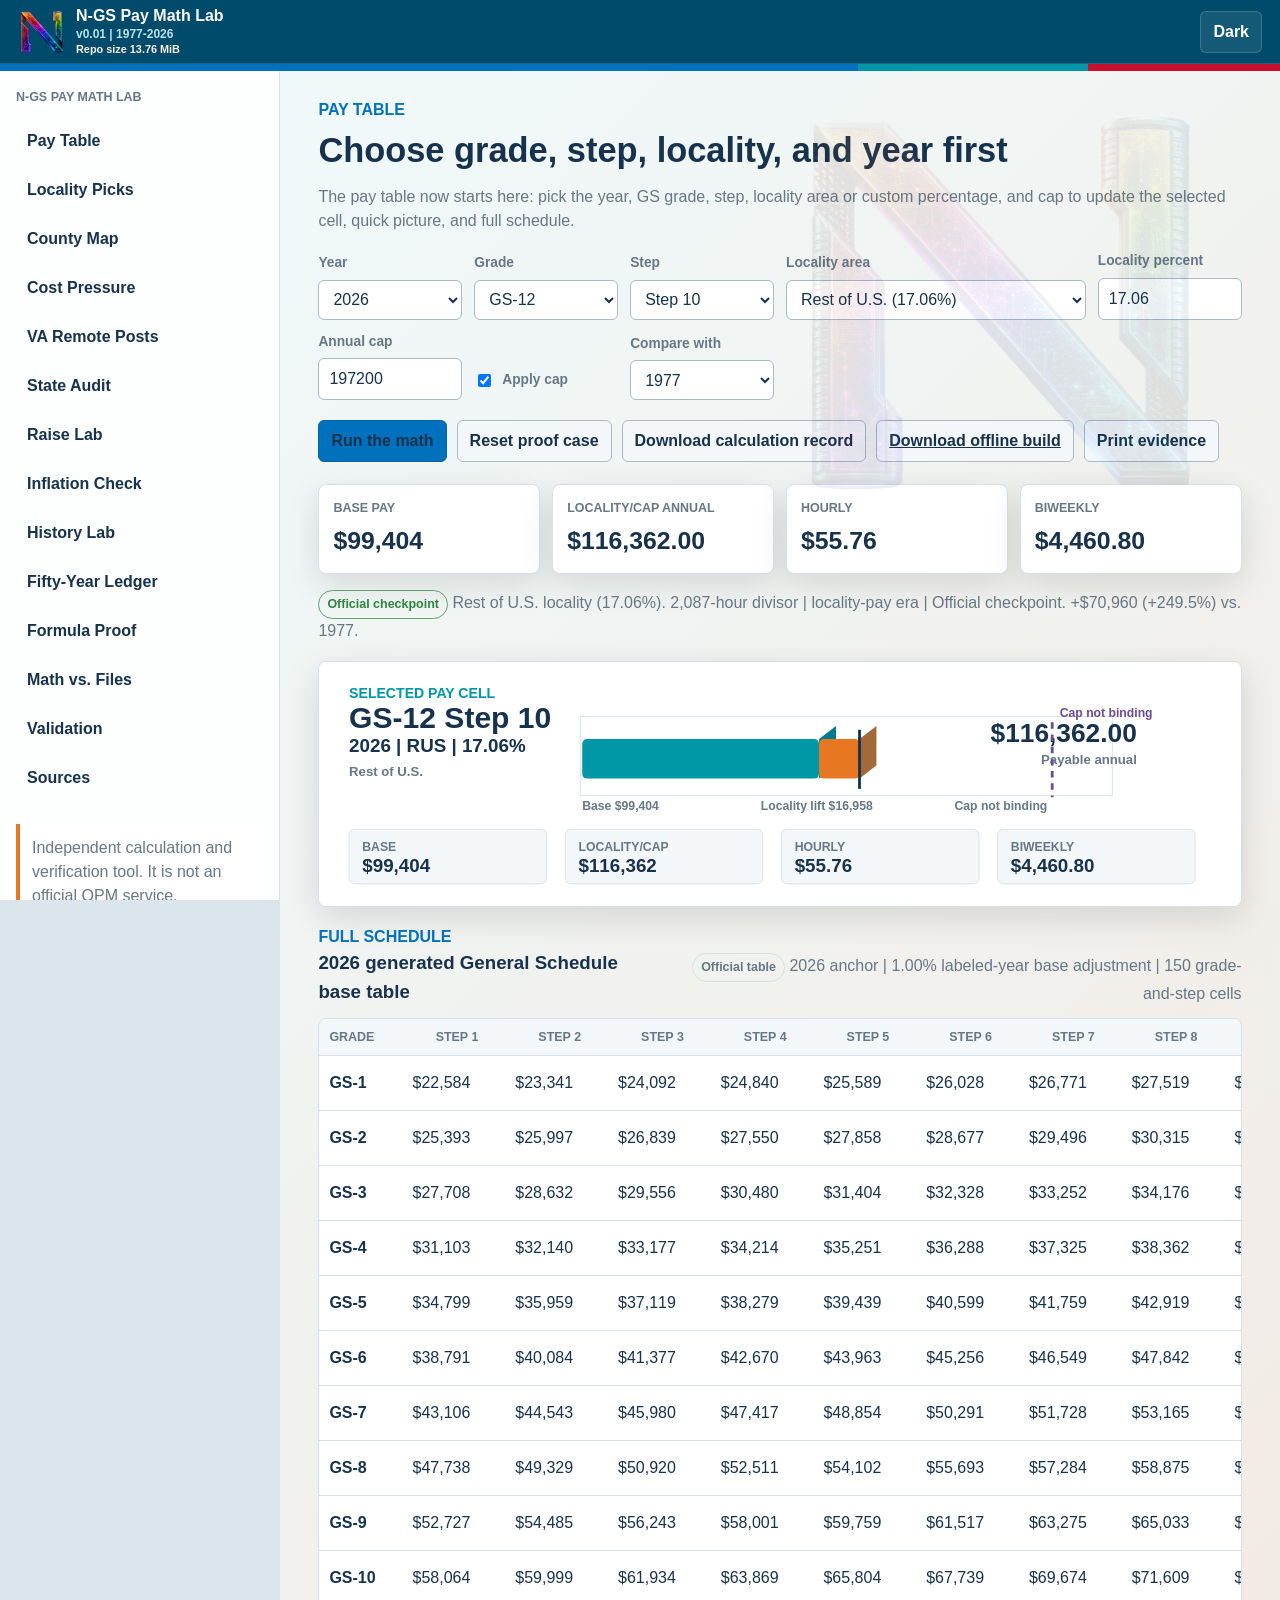
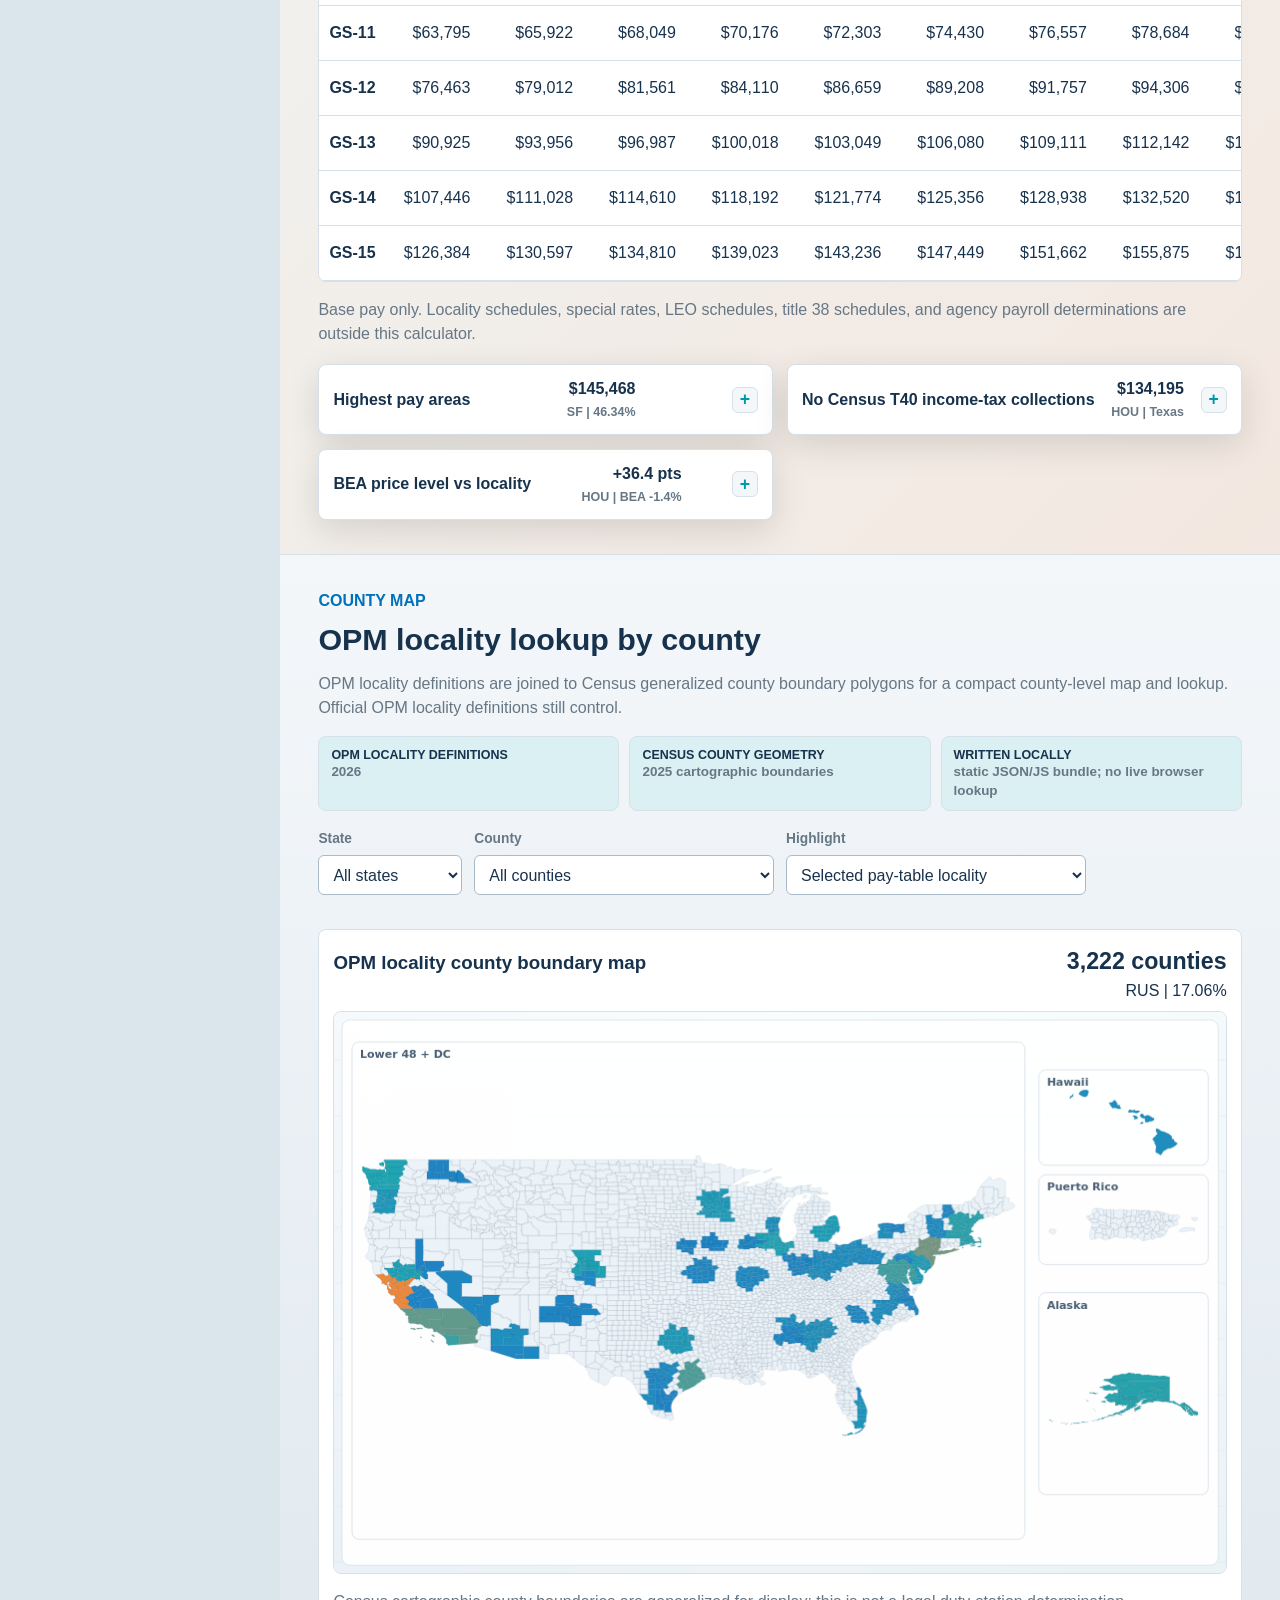
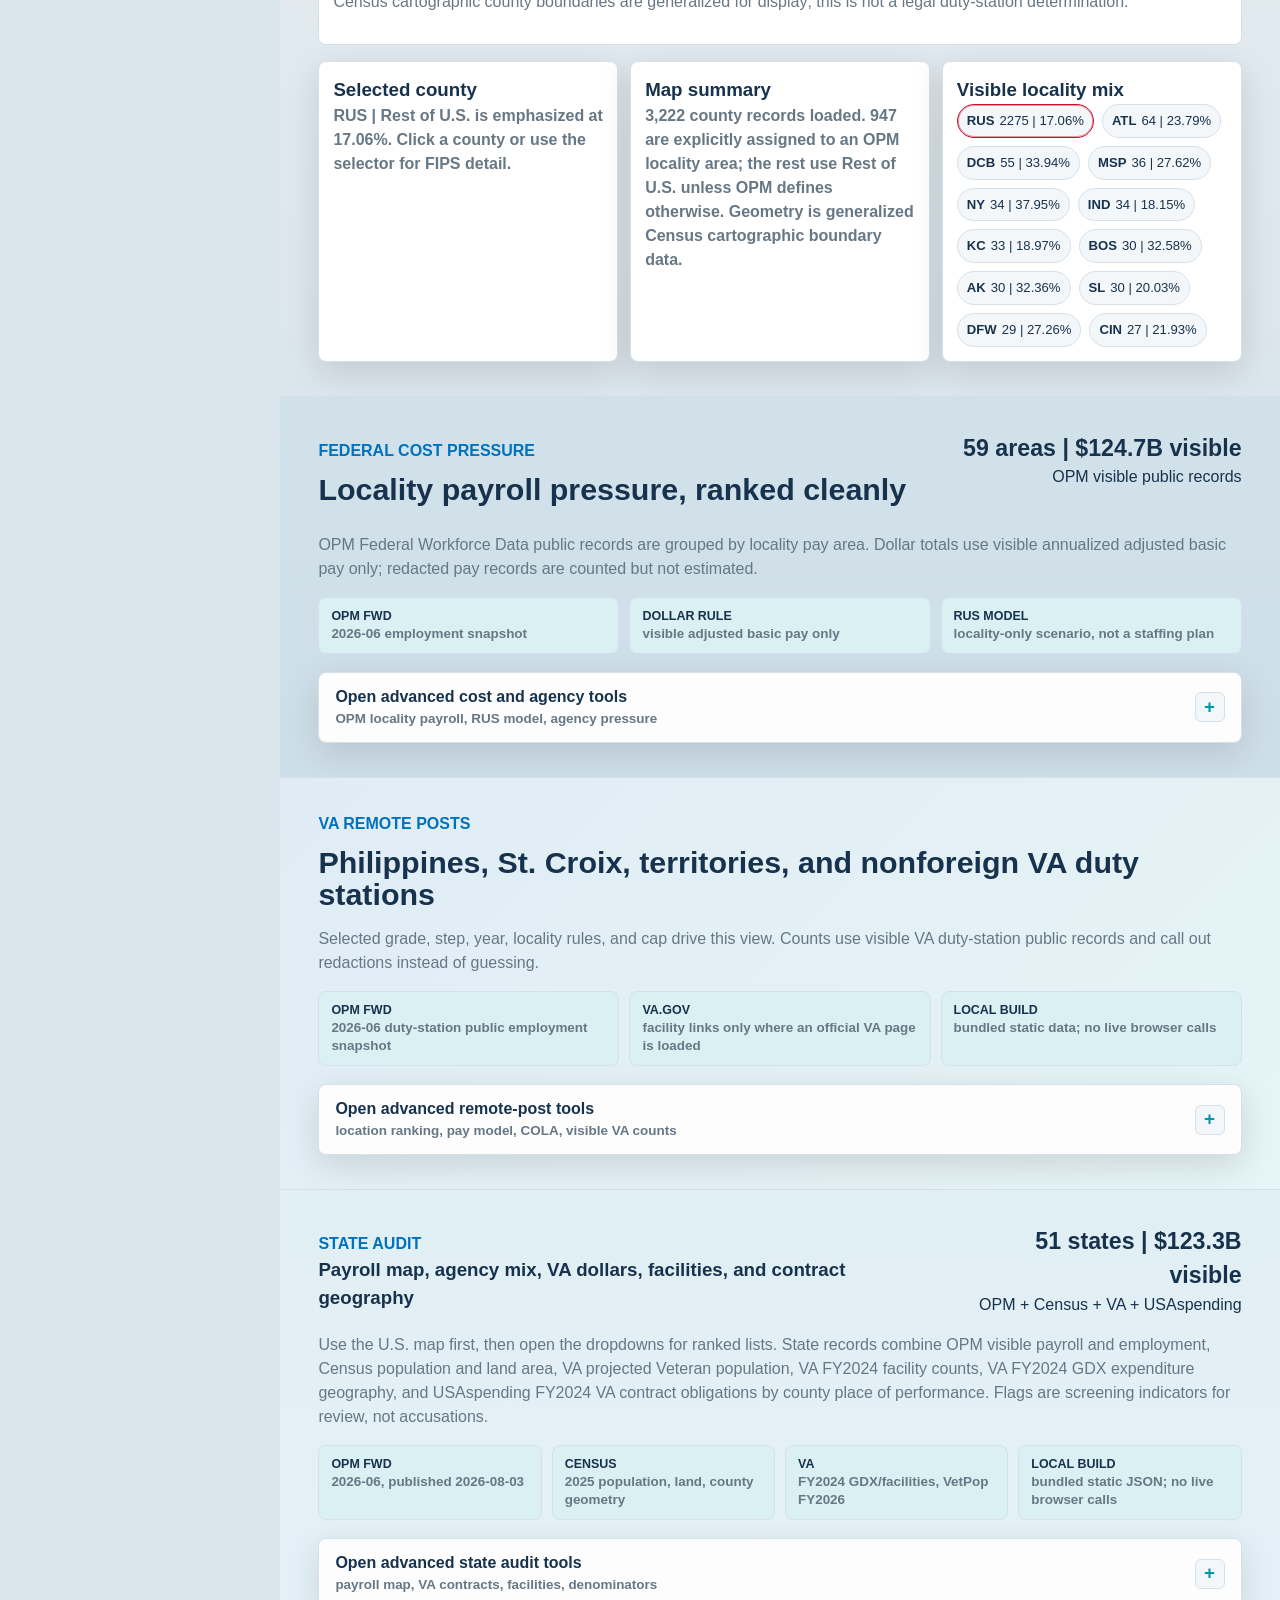
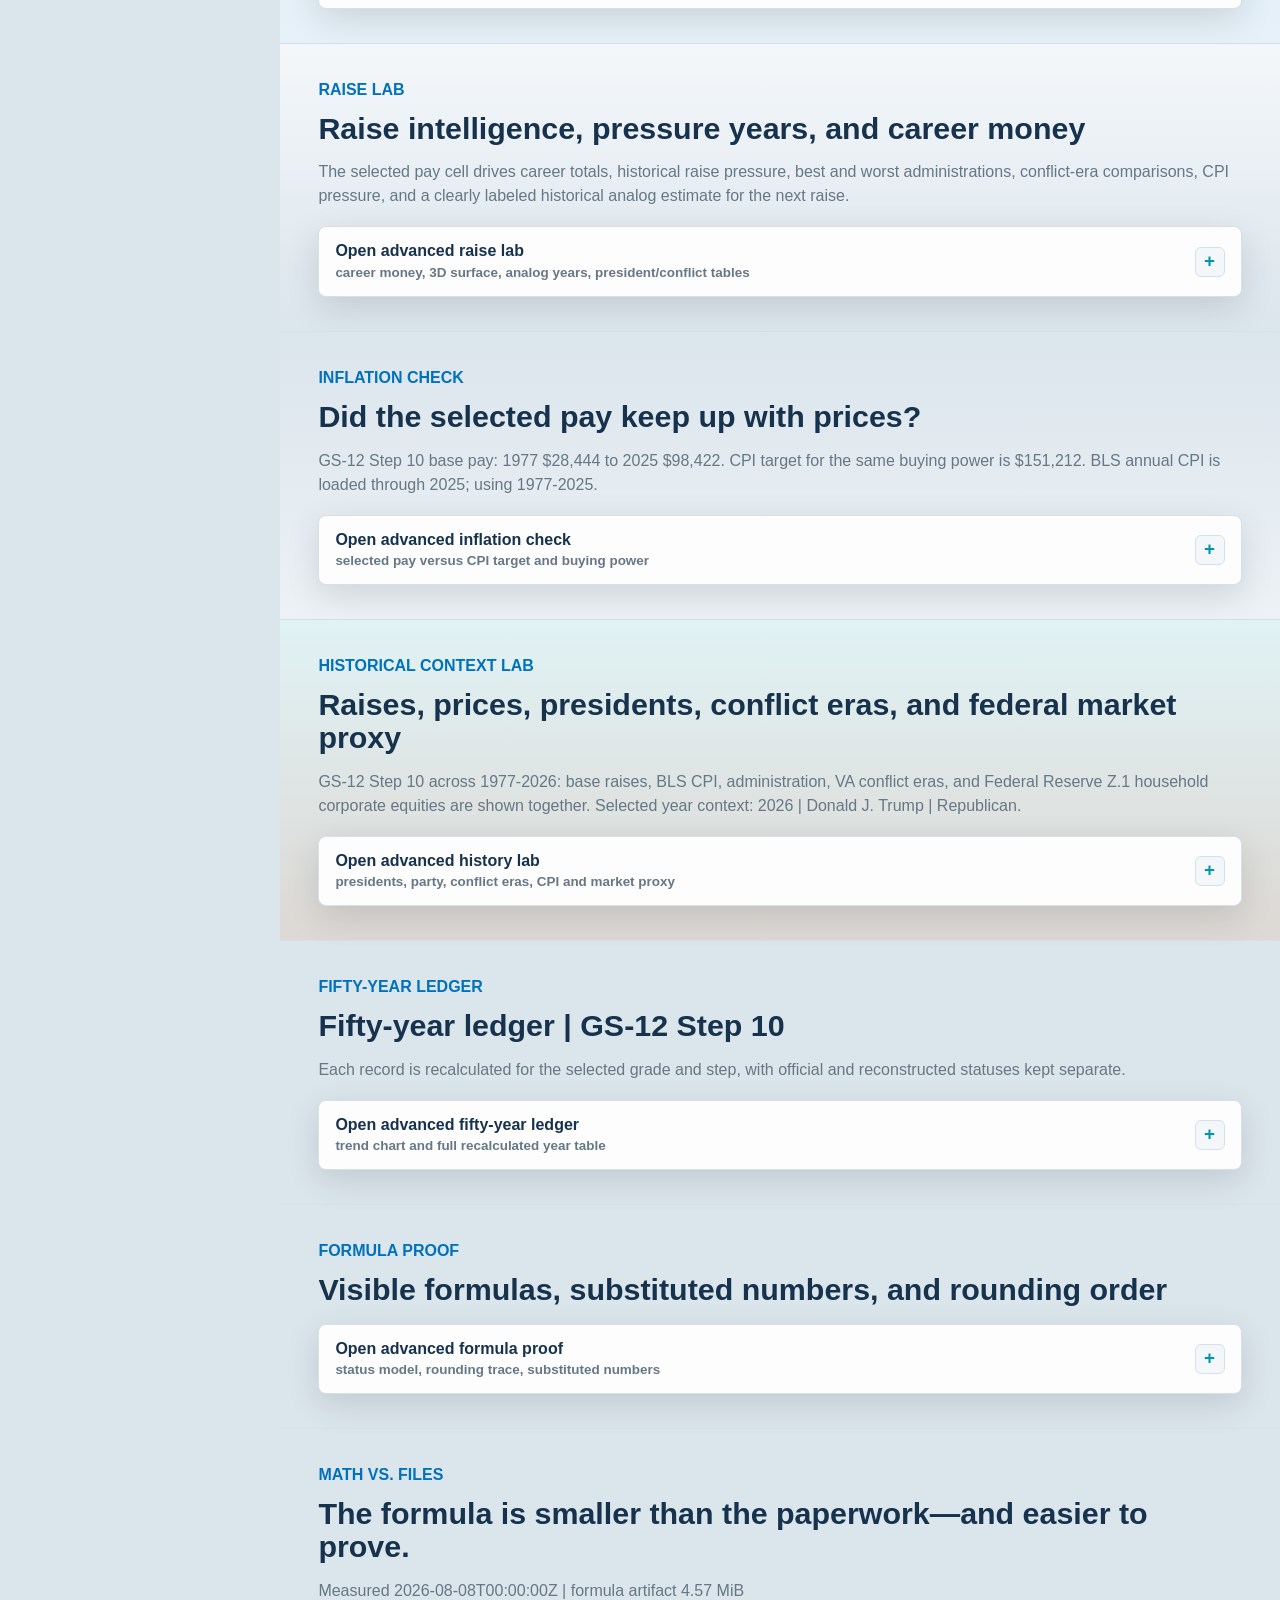
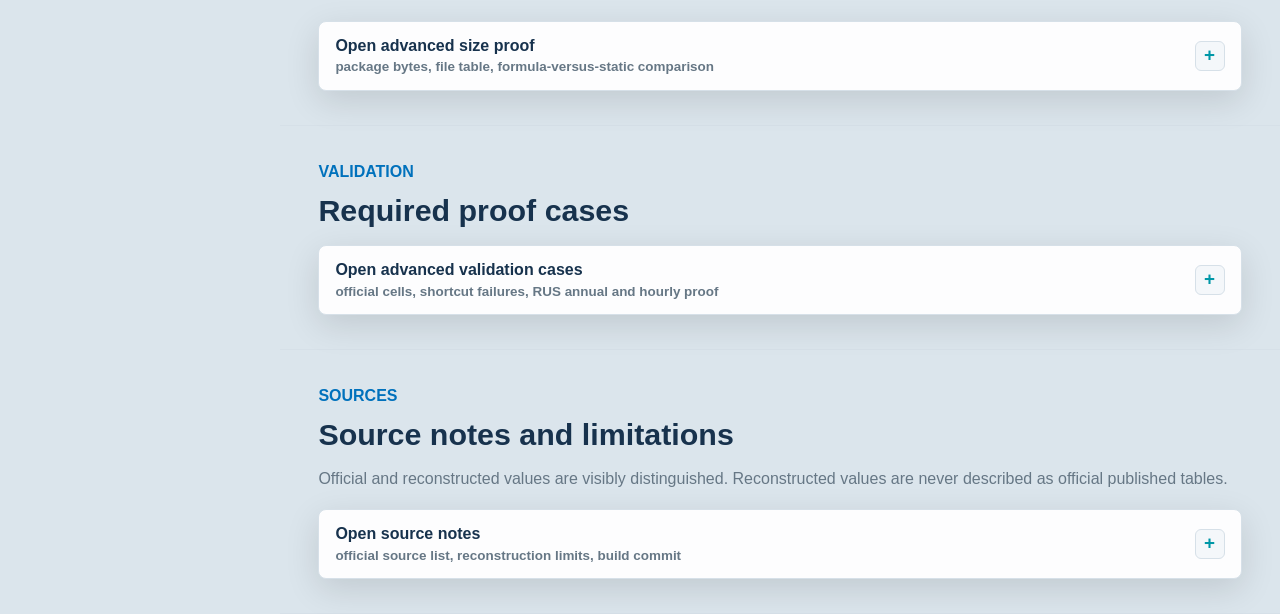
<file: site/index.html>
<!doctype html>
<html lang="en" data-theme="light" data-shell="standalone">
<head>
  <meta charset="utf-8">
  <meta name="viewport" content="width=device-width, initial-scale=1">
  <meta name="color-scheme" content="light dark">
  <meta name="description" content="N-GS Pay Math Lab reconstructs and verifies General Schedule base-pay math from 1977 through 2026.">
  <title>N-GS Pay Math Lab</title>
  <link rel="icon" href="assets/brand/favicon.png">
  <link rel="stylesheet" href="styles.css?v=n-gs-pay-math-lab-v0.01-453fd6840a96">
</head>
<body>
  <header class="topbar">
    <div class="topbar-inner">
      <a class="brand" href="#calculator" aria-label="N-GS Pay Math Lab pay table">
        <img src="assets/brand/n-mark-256.png" alt="Colorful transparent N mark">
        <span class="brand-title"><strong>N-GS Pay Math Lab</strong><span>v0.01 | 1977-2026</span><span class="repo-size" id="repoSizeBadge">Repo size measuring</span></span>
      </a>
      <div class="top-actions">
        <a class="text-button return-link" href="#calculator">Return to Portal</a>
        <button class="text-button" id="themeToggle" type="button" aria-pressed="false">Dark</button>
        <button class="icon-button menu-toggle" id="menuToggle" type="button" aria-label="Open navigation">Menu</button>
      </div>
    </div>
  </header>

  <img class="watermark" src="assets/brand/n-mark-512.png" alt="" aria-hidden="true">

  <div class="nav-drawer" id="navDrawer" hidden>
    <div class="drawer-panel">
      <div class="drawer-head">
        <strong>Navigation</strong>
        <button class="icon-button" id="drawerClose" type="button" aria-label="Close navigation">Close</button>
      </div>
      <nav class="nav-list" aria-label="Mobile">
        <a href="#calculator">Pay Table</a>
        <a href="#locality-highlights">Locality Picks</a>
        <a href="#locality-map">County Map</a>
        <a href="#cost-pressure">Cost Pressure</a>
        <a href="#remote-duty">VA Remote Posts</a>
        <a href="#state-pressure">State Audit</a>
        <a href="#pay-surface">Raise Lab</a>
        <a href="#inflation">Inflation Check</a>
        <a href="#context-lab">History Lab</a>
        <a href="#ledger">Fifty-Year Ledger</a>
        <a href="#formula-proof">Formula Proof</a>
        <a href="#math-vs-files">Math vs. Files</a>
        <a href="#validation">Validation</a>
        <a href="#sources">Sources</a>
      </nav>
    </div>
  </div>

  <div class="layout">
    <aside class="sidebar" aria-label="Desktop navigation">
      <p class="side-label">N-GS Pay Math Lab</p>
      <nav class="nav-list">
        <a href="#calculator">Pay Table</a>
        <a href="#locality-highlights">Locality Picks</a>
        <a href="#locality-map">County Map</a>
        <a href="#cost-pressure">Cost Pressure</a>
        <a href="#remote-duty">VA Remote Posts</a>
        <a href="#state-pressure">State Audit</a>
        <a href="#pay-surface">Raise Lab</a>
        <a href="#inflation">Inflation Check</a>
        <a href="#context-lab">History Lab</a>
        <a href="#ledger">Fifty-Year Ledger</a>
        <a href="#formula-proof">Formula Proof</a>
        <a href="#math-vs-files">Math vs. Files</a>
        <a href="#validation">Validation</a>
        <a href="#sources">Sources</a>
      </nav>
      <div class="side-note">
        Independent calculation and verification tool. It is not an official OPM service.
      </div>
    </aside>

    <main>
      <section class="section pay-table-section" id="calculator">
        <div class="section-inner">
          <p class="kicker">Pay Table</p>
          <h2>Choose grade, step, locality, and year first</h2>
          <p class="section-lede">The pay table now starts here: pick the year, GS grade, step, locality area or custom percentage, and cap to update the selected cell, quick picture, and full schedule.</p>
          <div class="form-grid">
            <div class="field"><label for="year">Year</label><select id="year"></select></div>
            <div class="field"><label for="grade">Grade</label><select id="grade"></select></div>
            <div class="field"><label for="step">Step</label><select id="step"></select></div>
            <div class="field wide-field"><label for="localityArea">Locality area</label><select id="localityArea"></select></div>
            <div class="field"><label for="locality">Locality percent</label><input id="locality" type="number" min="0" max="100" step="0.01" value="17.06" inputmode="decimal"></div>
            <div class="field"><label for="cap">Annual cap</label><input id="cap" type="number" min="0" step="1" value="197200" inputmode="numeric"></div>
            <label class="check-field"><input id="applyCap" type="checkbox" checked> Apply cap</label>
            <div class="field"><label for="compareYear">Compare with</label><select id="compareYear"></select></div>
          </div>
          <div class="button-row">
            <button class="primary-button" id="runMath" type="button">Run the math</button>
            <button class="secondary-button" id="resetScenario" type="button">Reset proof case</button>
            <button class="secondary-button" id="downloadRecord" type="button">Download calculation record</button>
            <a class="secondary-button" href="offline/N-GS-Pay-Math-Lab-1977-2026.html" download>Download offline build</a>
            <button class="secondary-button" id="printPage" type="button">Print evidence</button>
          </div>
          <div class="result-grid" aria-live="polite">
            <div class="metric"><span>Base pay</span><strong id="baseResult">$0</strong></div>
            <div class="metric"><span>Locality/cap annual</span><strong id="annualResult">$0.00</strong></div>
            <div class="metric"><span>Hourly</span><strong id="hourlyResult">$0.00</strong></div>
            <div class="metric"><span>Biweekly</span><strong id="biweeklyResult">$0.00</strong></div>
          </div>
          <p class="result-note"><span class="status-pill" id="statusBadge" data-status-class="recon">Formula reconstruction</span> <span id="resultNote"></span></p>
          <div class="pay-picture-panel" aria-label="Selected pay picture">
            <svg id="payPicture" viewBox="0 0 980 260" role="img" aria-label="Selected pay breakdown picture"></svg>
          </div>

          <div class="pay-table-panel" id="full-schedule">
            <div class="pay-table-heading">
              <div>
                <p class="kicker table-kicker">Full Schedule</p>
                <h3 id="scheduleTitle">Generated General Schedule base table</h3>
              </div>
              <p class="section-lede"><span class="status-pill" id="scheduleBadge">Formula reconstruction year</span> <span id="scheduleMeta"></span></p>
            </div>
            <div class="table-wrap">
              <table id="scheduleTable"></table>
            </div>
            <p class="table-note">Base pay only. Locality schedules, special rates, LEO schedules, title 38 schedules, and agency payroll determinations are outside this calculator.</p>
          </div>
          <div class="locality-highlights" id="locality-highlights" aria-label="Locality pay, Census income-tax, and BEA price-level highlights">
            <details class="data-dropdown highlight-dropdown">
              <summary><span>Highest pay areas</span><span><strong id="highestAreaPay">$0</strong> <b id="highestAreaName"></b></span></summary>
              <div class="dropdown-body">
                <div class="rank-list" id="highestPayList"></div>
              </div>
            </details>
            <details class="data-dropdown highlight-dropdown tax-card">
              <summary><span>No Census T40 income-tax collections</span><span><strong id="noTaxAreaPay">$0</strong> <b id="noTaxAreaName"></b></span></summary>
              <div class="dropdown-body">
                <div class="rank-list" id="noTaxAreaList"></div>
                <p class="fine-print" id="taxHighlightNote"></p>
              </div>
            </details>
            <details class="data-dropdown highlight-dropdown cost-card">
              <summary><span>BEA price level vs locality</span><span><strong id="costAreaGap">0 pts</strong> <b id="costAreaName"></b></span></summary>
              <div class="dropdown-body">
                <div class="rank-list" id="costAreaList"></div>
                <p class="fine-print" id="costHighlightNote"></p>
              </div>
            </details>
          </div>
        </div>
      </section>




      <section class="section county-map-section" id="locality-map">
        <div class="section-inner">
          <p class="kicker">County Map</p>
          <h2>OPM locality lookup by county</h2>
          <p class="section-lede">OPM locality definitions are joined to Census generalized county boundary polygons for a compact county-level map and lookup. Official OPM locality definitions still control.</p>
          <div class="source-strip source-strip-three county-source-strip" aria-label="County map data sources">
            <span><b>OPM locality definitions</b> 2026</span>
            <span><b>Census county geometry</b> 2025 cartographic boundaries</span>
            <span><b>Written locally</b> static JSON/JS bundle; no live browser lookup</span>
          </div>
          <div class="form-grid map-form">
            <div class="field"><label for="localityMapState">State</label><select id="localityMapState"></select></div>
            <div class="field wide-field"><label for="localityMapCounty">County</label><select id="localityMapCounty"></select></div>
            <div class="field wide-field"><label for="localityMapFocus">Highlight</label><select id="localityMapFocus"><option value="selected" selected>Selected pay-table locality</option><option value="highest">Highest locality areas</option><option value="not-rus">Non-RUS counties</option><option value="all">All county points</option></select></div>
          </div>
          <div class="county-map-grid">
            <div class="chart-card county-map-card">
              <div class="chart-head">
                <h3 id="localityMapTitle">County locality boundary map</h3>
                <div class="chart-metric"><strong id="localityMapMetric">0 counties</strong><span id="localityMapMeta"></span></div>
              </div>
              <canvas id="localityMapCanvas" width="1100" height="470" role="img" aria-describedby="localityMapDescription">Your browser does not support Canvas.</canvas>
              <p id="localityMapDescription" class="fine-print">Census cartographic county boundaries are generalized for display; this is not a legal duty-station determination.</p>
            </div>
            <aside class="county-map-side" aria-label="County locality details">
              <div class="highlight-card">
                <h3>Selected county</h3>
                <p class="detail-line" id="localityCountyDetail">Choose a state or county.</p>
              </div>
              <div class="highlight-card">
                <h3>Map summary</h3>
                <p class="detail-line" id="localityMapSummary">County data will render after the app loads.</p>
              </div>
              <div class="highlight-card">
                <h3>Visible locality mix</h3>
                <div class="chip-list" id="localityAreaChips"></div>
              </div>
            </aside>
          </div>
        </div>
      </section>


      <section class="section cost-pressure-section" id="cost-pressure">
        <div class="section-inner">
          <div class="chart-head cost-pressure-head">
            <div>
              <p class="kicker">Federal Cost Pressure</p>
              <h2>Locality payroll pressure, ranked cleanly</h2>
            </div>
            <div class="chart-metric"><strong id="costPressureMetric">0 areas</strong><span>OPM visible public records</span></div>
          </div>
          <p class="section-lede">OPM Federal Workforce Data public records are grouped by locality pay area. Dollar totals use visible annualized adjusted basic pay only; redacted pay records are counted but not estimated.</p>
          <div class="source-strip source-strip-three cost-pressure-source-strip" aria-label="Federal cost pressure data source">
            <span><b>OPM FWD</b> 2026-06 employment snapshot</span>
            <span><b>Dollar rule</b> visible adjusted basic pay only</span>
            <span><b>RUS model</b> locality-only scenario, not a staffing plan</span>
          </div>
          <details class="advanced-toggle" data-advanced-panel="cost-pressure">
            <summary><span><strong>Open advanced cost and agency tools</strong><b>OPM locality payroll, RUS model, agency pressure</b></span></summary>
          <div class="form-grid cost-pressure-form">
            <div class="field wide-field"><label for="costPressureSort">Rank areas by</label><select id="costPressureSort"><option value="payroll" selected>Total visible payroll</option><option value="rus-savings">Modeled savings at RUS</option><option value="high-share">GS-13+ plus SES percentage</option><option value="ses-share">SES percentage</option><option value="high-payroll">GS-13+ plus SES visible payroll</option><option value="average-pay">Average visible pay</option><option value="employees">Visible public records</option></select></div>
          </div>
          <div class="cost-pressure-kpis" aria-label="Federal cost pressure headline metrics">
            <div class="cost-kpi-card is-primary">
              <span>Largest visible payroll</span>
              <strong id="costPressurePayrollValue">$0</strong>
              <b id="costPressurePayrollArea">Largest visible payroll</b>
            </div>
            <div class="cost-kpi-card is-savings">
              <span>Move-to-RUS model</span>
              <strong id="costPressureSavingsValue">$0</strong>
              <b id="costPressureSavingsArea">modeled annual savings</b>
            </div>
            <div class="cost-kpi-card">
              <span>High GS + SES leader</span>
              <strong id="costPressureHighArea">N/A</strong>
              <b id="costPressureHighValue">N/A</b>
            </div>
            <div class="cost-kpi-card">
              <span>SES leader</span>
              <strong id="costPressureSesArea">N/A</strong>
              <b id="costPressureSesValue">N/A</b>
            </div>
          </div>
          <div class="chart-card cost-pressure-chart-card cost-pressure-wide-chart">
            <div class="chart-head">
              <h3 id="costPressureChartTitle">Cost pressure by locality</h3>
              <div class="chart-metric"><strong>Top 10</strong><span>bars include high-grade overlay</span></div>
            </div>
            <canvas id="costPressureCanvas" width="1200" height="520" role="img" aria-describedby="costPressureDescription">Your browser does not support Canvas.</canvas>
            <p id="costPressureDescription" class="fine-print">Bar length follows the selected ranking. The thin orange overlay shows GS-13+ plus SES share for each locality area.</p>
          </div>
          <details class="data-dropdown cost-pressure-explain">
            <summary><span>Open model notes</span><span>Source limits, leaders, and RUS scenario</span></summary>
            <div class="dropdown-body cost-pressure-note-grid">
              <p class="detail-line" id="costPressureSummary">OPM FWD cost pressure data will render after the app loads.</p>
              <p class="detail-line" id="costPressureSavingsSummary">Scenario estimate will render after the app loads.</p>
            </div>
          </details>
          <details class="data-dropdown">
            <summary><span>Open locality pressure table</span><span>Ranked OPM locality records</span></summary>
            <div class="table-wrap cost-pressure-table-wrap">
              <table id="costPressureTable"></table>
            </div>
          </details>
          <p class="fine-print" id="costPressureNote">OPM redacted locality/pay records are excluded from area dollar totals and shown in the audit text.</p>
          <div class="agency-pressure-block" id="agency-pressure">
            <div class="chart-head agency-pressure-head">
              <div>
                <p class="kicker table-kicker">Agency Breakdown</p>
                <h3>Agency payroll and high-grade concentration</h3>
              </div>
              <div class="chart-metric"><strong id="agencyPressureMetric">0 groups</strong><span>OPM visible public records</span></div>
            </div>
            <p class="section-lede">Pick a parent agency, break it into OPM sub-agencies/components, then rank or compare the visible payroll and high-grade concentration.</p>
            <div class="source-strip source-strip-three agency-pressure-source-strip">
              <span><b>Source</b> OPM Federal Workforce Data public employment snapshot</span>
              <span><b>Grouping</b> OPM agency and agency-subelement fields, not guessed org charts</span>
              <span><b>Breakdown</b> parent agency selector filters component/sub-agency rows</span>
            </div>
            <div class="form-grid agency-pressure-form">
              <div class="field wide-field"><label for="agencyPressureParent">Break down agency</label><select id="agencyPressureParent"></select></div>
              <div class="field"><label for="agencyPressureLevel">View</label><select id="agencyPressureLevel"><option value="agency" selected>Agency / department</option><option value="component">Sub-agencies / components</option></select></div>
              <div class="field wide-field"><label for="agencyPressureSort">Rank rows by</label><select id="agencyPressureSort"><option value="payroll" selected>Total visible payroll</option><option value="high-share">GS-13+ plus SES percentage</option><option value="ses-share">SES percentage</option><option value="high-payroll">GS-13+ plus SES visible payroll</option><option value="average-pay">Average visible pay</option><option value="employees">Visible public records</option></select></div>
              <div class="field wide-field"><label for="agencyPressureFocus">Compare selected</label><select id="agencyPressureFocus"></select></div>
            </div>
            <div class="agency-pressure-kpis" aria-label="Agency breakdown headline metrics">
              <div class="agency-kpi-card is-primary">
                <span>Top selected view</span>
                <strong id="agencyPressureTopValue">$0</strong>
                <b id="agencyPressureTopName">Top agency</b>
                <em id="agencyPressureTopMeta">selected ranking</em>
              </div>
              <div class="agency-kpi-card">
                <span>Selected comparison</span>
                <strong id="agencyPressureFocusValue">$0</strong>
                <b id="agencyPressureFocusName">Choose a row</b>
                <em id="agencyPressureFocusMeta">highlighted where it appears</em>
              </div>
              <div class="agency-kpi-card">
                <span>Sub-agencies</span>
                <strong id="agencyPressureParentValue">0</strong>
                <b id="agencyPressureParentName">Choose agency</b>
                <em id="agencyPressureParentMeta">OPM component rows loaded</em>
              </div>
              <div class="agency-kpi-card">
                <span>Dollar totals</span>
                <strong>Visible pay</strong>
                <b>redacted pay records stay out of totals</b>
              </div>
            </div>
            <div class="chart-card agency-pressure-chart-card agency-pressure-wide-chart">
              <div class="chart-head">
                <h3 id="agencyPressureChartTitle">Agency pressure</h3>
                <div class="chart-metric"><strong id="agencyPressureChartMetric">0 records</strong><span>OPM agency fields</span></div>
              </div>
              <canvas id="agencyPressureCanvas" width="1200" height="520" role="img" aria-describedby="agencyPressureDescription">Your browser does not support Canvas.</canvas>
              <p id="agencyPressureDescription" class="fine-print">Bar length follows the selected ranking. The thin orange overlay shows GS-13+ plus SES share. The code key below defines the short labels drawn on the chart.</p>
              <div class="agency-code-key" id="agencyPressureCodeKey" aria-label="OPM agency and component code definitions"></div>
            </div>
            <details class="data-dropdown agency-focus-dropdown">
              <summary><span>Open selected comparison and sub-agencies</span><span>selected row, leaders, component breakdown</span></summary>
              <div class="dropdown-body">
                <div class="rank-list" id="agencyPressureExamples"></div>
                <div class="rank-list agency-child-list" id="agencyPressureChildren"></div>
              </div>
            </details>
            <details class="data-dropdown agency-pressure-explain">
              <summary><span>Open agency model notes</span><span>source limits and grouping rules</span></summary>
              <div class="dropdown-body">
                <p class="detail-line" id="agencyPressureSummary">Agency pressure data will render after the app loads.</p>
              </div>
            </details>
            <details class="data-dropdown">
              <summary><span>Open ranked agency/component rows</span><span>filtered by selected parent agency when viewing components</span></summary>
              <div class="table-wrap agency-pressure-table-wrap">
                <table id="agencyPressureTable"></table>
              </div>
            </details>
            <p class="fine-print" id="agencyPressureNote">OPM redacted pay records are excluded from group dollar totals.</p>
          </div>
          </details>

        </div>
      </section>
      <section class="section remote-duty-section" id="remote-duty">
        <div class="section-inner">
          <p class="kicker">VA Remote Posts</p>
          <h2>Philippines, St. Croix, territories, and nonforeign VA duty stations</h2>
          <p class="section-lede">Selected grade, step, year, locality rules, and cap drive this view. Counts use visible VA duty-station public records and call out redactions instead of guessing.</p>
          <div class="source-strip source-strip-three remote-duty-source-strip">
            <span><b>OPM FWD</b> 2026-06 duty-station public employment snapshot</span>
            <span><b>VA.gov</b> facility links only where an official VA page is loaded</span>
            <span><b>Local build</b> bundled static data; no live browser calls</span>
          </div>
          <details class="advanced-toggle" data-advanced-panel="remote-duty">
            <summary><span><strong>Open advanced remote-post tools</strong><b>location ranking, pay model, COLA, visible VA counts</b></span></summary>
          <div class="form-grid remote-duty-form">
            <div class="field wide-field"><label for="remoteDutyLocation">Location</label><select id="remoteDutyLocation"></select></div>
            <div class="field"><label for="remoteDutySort">Rank posts by</label><select id="remoteDutySort"><option value="pay" selected>Selected pay</option><option value="count">Visible VA count</option><option value="locality">Locality/COLA</option></select></div>
          </div>
          <div class="remote-duty-kpis" aria-label="Remote duty headline metrics">
            <div class="remote-kpi-card is-primary">
              <span>Selected post</span>
              <strong id="remoteDutyPay">$0</strong>
              <b id="remoteDutyName">Remote duty station</b>
              <em id="remoteDutyMeta">selected pay</em>
            </div>
            <div class="remote-kpi-card">
              <span>OPM locality</span>
              <strong id="remoteDutyLocality">N/A</strong>
              <b>2026 locality rule used for pay math</b>
            </div>
            <div class="remote-kpi-card">
              <span>Visible VA employee records</span>
              <strong id="remoteDutyEmployees">N/A</strong>
              <b><span id="remoteDutyGsRows">N/A</span> visible GS records</b>
            </div>
            <div class="remote-kpi-card">
              <span>Nonforeign COLA</span>
              <strong id="remoteDutyCola">N/A</strong>
              <b>shown separately from OPM locality pay</b>
            </div>
          </div>
          <div class="chart-card remote-duty-chart-card remote-duty-wide-chart">
            <div class="chart-head">
              <h3 id="remoteDutyChartTitle">Selected pay by post</h3>
              <div class="chart-metric"><strong id="remoteDutyChartMetric">0 posts</strong><span>OPM/federal sources only</span></div>
            </div>
            <canvas id="remoteDutyCanvas" width="1200" height="520" role="img" aria-describedby="remoteDutyChartDescription">Your browser does not support Canvas.</canvas>
            <p id="remoteDutyChartDescription" class="fine-print">Large bars are selected annual pay. The separate right column is visible VA duty-station employee records from OPM FWD, not dollars, patient workload, or veteran counts.</p>
          </div>
          <details class="data-dropdown remote-duty-notes">
            <summary><span>Open remote-post notes</span><span>pay model, source limits, and redactions</span></summary>
            <div class="dropdown-body remote-duty-note-grid">
              <p class="detail-line" id="remoteDutyNote">OPM duty-station data will render after the app loads.</p>
              <p class="detail-line" id="remoteDutySourceNote">Counts are OPM FWD visible VA employment records, not official VA facility staffing rosters.</p>
            </div>
          </details>
          <details class="data-dropdown">
            <summary><span>Open remote post table</span><span>all locations, locality, COLA, counts</span></summary>
            <div class="table-wrap remote-duty-table-wrap">
              <table id="remoteDutyTable"></table>
            </div>
          </details>
          </details>

        </div>
      </section>

      <section class="section state-pressure-section" id="state-pressure">
        <div class="section-inner">
          <div class="state-pressure-block">
            <div class="chart-head">
              <div>
                <p class="kicker table-kicker">State Audit</p>
                <h3>Payroll map, agency mix, VA dollars, facilities, and contract geography</h3>
              </div>
              <div class="chart-metric"><strong id="statePressureMetric">0 states</strong><span>OPM + Census + VA + USAspending</span></div>
            </div>
            <p class="section-lede">Use the U.S. map first, then open the dropdowns for ranked lists. State records combine OPM visible payroll and employment, Census population and land area, VA projected Veteran population, VA FY2024 facility counts, VA FY2024 GDX expenditure geography, and USAspending FY2024 VA contract obligations by county place of performance. Flags are screening indicators for review, not accusations.</p>
            <div class="source-strip source-strip-four state-source-strip" aria-label="State audit data dates and local source notes">
              <span><b>OPM FWD</b> 2026-06, published 2026-08-03</span>
              <span><b>Census</b> 2025 population, land, county geometry</span>
              <span><b>VA</b> FY2024 GDX/facilities, VetPop FY2026</span>
              <span><b>Local build</b> bundled static JSON; no live browser calls</span>
            </div>
            <details class="advanced-toggle" data-advanced-panel="state-pressure">
              <summary><span><strong>Open advanced state audit tools</strong><b>payroll map, VA contracts, facilities, denominators</b></span></summary>
            <div class="form-grid state-pressure-form">
              <div class="field wide-field"><label for="statePressureSort">Map / rank metric</label><select id="statePressureSort"><option value="outlier-score" selected>Multi-denominator pressure</option><option value="payroll">Total visible payroll</option><option value="payroll-share">Percent of visible payroll dollars</option><option value="payroll-per-resident">Visible payroll per resident</option><option value="payroll-vs-pop">Payroll share vs population share</option><option value="employees">Federal public records</option><option value="employees-per-100k">Federal records per 100k residents</option><option value="payroll-density">Visible payroll per sq. mile</option><option value="employee-density">Employees per sq. mile</option><option value="agencies">Agency count</option><option value="components">Component count</option><option value="high-share">GS-13+ plus SES percentage</option><option value="ses-share">SES percentage</option><option value="va-medical">VA FY24 medical care</option><option value="va-medical-per-veteran">VA medical care per Veteran</option><option value="va-total-per-veteran">VA total expenditure per Veteran</option><option value="va-medical-vs-vets">VA medical share vs Veteran share</option><option value="va-facilities">VA facility/site count</option><option value="facilities-per-veteran">VA facilities per 100k Veterans</option><option value="veterans-per-facility">Veterans per VA facility/site</option><option value="medical-per-facility">VA medical care per facility/site</option><option value="va-medical-density">VA medical care per sq. mile</option><option value="flag-count">Review flag count</option></select></div>
              <div class="field wide-field"><label for="statePressureAgency">Agency view</label><select id="statePressureAgency"><option value="all" selected>All agencies</option></select></div>
              <div class="field wide-field"><label for="statePressureGrade">Pay / grade bucket</label><select id="statePressureGrade"><option value="all" selected>All public pay records</option><option value="high-payroll">GS-13+ plus SES visible payroll</option><option value="high-count">GS-13+ plus SES records</option><option value="gs13-count">GS-13 to GS-15 records</option><option value="ses-count">SES records</option></select></div>
              <div class="field wide-field"><label for="statePressureFocus">Focus</label><select id="statePressureFocus"><option value="all" selected>All states</option><option value="watch">Watch/review flags only</option><option value="no-tax">No Census T40 income-tax collection</option><option value="va-medical">Top VA medical-care states</option><option value="va-vet-gap">VA dollars exceed Veteran share</option><option value="pop-gap">Federal payroll exceeds population share</option><option value="facility-pressure">Facility footprint/coverage pressure</option><option value="dense-high-grade">Dense high-grade overlap</option></select></div>
            </div>
            <div class="state-pressure-grid state-map-grid">
              <div class="chart-card state-pressure-chart-card state-map-card">
                <div class="chart-head">
                  <h3 id="statePressureChartTitle">State payroll map</h3>
                  <div class="chart-metric"><strong id="statePressureChartMetric">0 records</strong><span>visible OPM public records</span></div>
                </div>
                <canvas id="statePressureCanvas" width="1100" height="520" role="img" aria-describedby="statePressureDescription">Your browser does not support Canvas.</canvas>
                <p id="statePressureDescription" class="fine-print">U.S. counties are shaded by the selected state metric. Labels show the top states for the selected view.</p>
              </div>
              <div class="highlight-card pressure-readout-card state-summary-card">
                <div class="chart-head">
                  <h3 id="statePressureTopName">Top state</h3>
                  <div class="chart-metric"><strong id="statePressureTopValue">$0</strong><span id="statePressureTopMeta">selected ranking</span></div>
                </div>
                <p class="detail-line" id="statePressureSummary">State audit data will render after the app loads.</p>
                <div class="pressure-stat-grid state-stat-grid">
                  <div class="mini-metric"><span>Payroll share</span><strong id="statePressurePayrollShare">0%</strong></div>
                  <div class="mini-metric"><span>Top OPM agency</span><strong id="statePressureTopAgency">N/A</strong></div>
                  <div class="mini-metric"><span>VA facility pressure</span><strong id="statePressureVaFacility">N/A</strong></div>
                  <div class="mini-metric"><span>VA contract county</span><strong id="statePressureContractCounty">N/A</strong></div>
                </div>
                <div class="rank-list" id="statePressureFlags"></div>
              </div>
            </div>
            <details class="data-dropdown state-top-dropdown">
              <summary><span>Open top state list</span><span id="statePressureTopListMeta">Selected map ranking</span></summary>
              <div class="dropdown-body">
                <div class="rank-list" id="statePressureTopList"></div>
              </div>
            </details>
            <details class="data-dropdown">
              <summary><span>Open state audit records</span><span>All states, denominators, flags</span></summary>
              <div class="table-wrap state-pressure-table-wrap">
                <table id="statePressureTable"></table>
              </div>
            </details>
            <p class="fine-print" id="statePressureNote">OPM redacted pay records are excluded from dollar totals. Review flags are outlier/context markers, not legal findings.</p>
            <div class="va-contract-block" id="va-contracts">
              <div class="chart-head">
                <div>
                  <p class="kicker table-kicker">VA Contract Geography</p>
                  <h3>Where FY2024 VA contract obligations show up by county</h3>
                </div>
                <div class="chart-metric"><strong id="vaContractMetric">0 counties</strong><span>USAspending FY2024</span></div>
              </div>
              <p class="section-lede">USAspending county totals are place-of-performance contract obligations for the Department of Veterans Affairs. They are not recipient headquarters, not a facility budget, and not proof that one hospital received the full county total.</p>
              <div class="source-strip source-strip-three va-contract-source-strip" aria-label="VA contract data source">
                <span><b>USAspending.gov</b> FY2024, 2023-10-01 to 2024-09-30</span>
                <span><b>Scope</b> county place of performance, contract-type awards</span>
                <span><b>Written locally</b> bundled from API snapshot</span>
              </div>
              <div class="form-grid va-contract-form">
                <div class="field wide-field"><label for="vaContractSort">Rank counties by</label><select id="vaContractSort"><option value="obligations" selected>Contract obligations</option><option value="share">Share of VA contract dollars</option><option value="per-capita">Contract obligations per resident</option></select></div>
                <div class="field wide-field"><label for="vaContractFocus">County view</label><select id="vaContractFocus"><option value="top" selected>Top counties</option><option value="comparison">Beckley/Raleigh vs Madison/Dane</option><option value="positive">Positive obligations only</option></select></div>
              </div>
              <div class="state-pressure-grid va-contract-grid">
                <div class="highlight-card pressure-readout-card">
                  <div class="chart-head">
                    <h3 id="vaContractTopName">Top contract county</h3>
                    <div class="chart-metric"><strong id="vaContractTopValue">$0</strong><span>obligated amount</span></div>
                  </div>
                  <p class="detail-line" id="vaContractSummary">VA contract geography data will render after the app loads.</p>
                  <div class="rank-list" id="vaContractComparison"></div>
                </div>
                <details class="data-dropdown va-contract-dropdown">
                  <summary><span>Open VA contract county list</span><span>FY2024 USAspending counties</span></summary>
                  <div class="dropdown-body">
                    <div class="rank-list" id="vaContractTopList"></div>
                  </div>
                </details>
              </div>
              <details class="data-dropdown">
                <summary><span>Open VA contract county table</span><span>USAspending geography rows</span></summary>
                <div class="table-wrap va-contract-table-wrap">
                  <table id="vaContractTable"></table>
                </div>
              </details>
              <p class="fine-print" id="vaContractNote">USAspending totals can include deobligations and other transaction adjustments in the selected fiscal year.</p>
            </div>
            <div class="va-facility-block" id="va-facility-utilization">
              <div class="chart-head">
                <div>
                  <p class="kicker table-kicker">VA Facility Utilization</p>
                  <h3>Official facility-by-procedure patient counts without fake totals</h3>
                </div>
                <div class="chart-metric"><strong id="vaFacilityMetric">0 facilities</strong><span>FY25 procedure file</span></div>
              </div>
              <p class="section-lede">VA publishes unique patient counts by CPT/HCPCS procedure and administrative parent facility. This table shows facility-level signals from those procedure records and keeps the non-additive limitation visible.</p>
              <div class="form-grid va-facility-form">
                <div class="field wide-field"><label for="vaFacilitySort">Rank facilities by</label><select id="vaFacilitySort"><option value="largest-procedure" selected>Largest single-procedure count</option><option value="office-99214">Office/outpatient visit 99214</option><option value="procedure-sum">Procedure-count sum (not unique)</option><option value="numeric-rows">Numeric procedure rows</option></select></div>
                <div class="field"><label for="vaFacilityState">State</label><select id="vaFacilityState"><option value="" selected>All states</option></select></div>
              </div>
              <p class="detail-line" id="vaFacilitySummary">VA facility utilization data will render after the app loads.</p>
              <details class="data-dropdown">
                <summary><span>Open VA facility procedure records</span><span>FY25 facility-by-procedure counts</span></summary>
                <div class="table-wrap va-facility-table-wrap">
                  <table id="vaFacilityTable"></table>
                </div>
              </details>
              <p class="fine-print" id="vaFacilityNote">Facility procedure records are not total veterans served; summing records would double count patients.</p>
            </div>
            </details>

          </div>
        </div>
      </section>

      <section class="section surface-section" id="pay-surface">
        <div class="section-inner surface-inner">
          <p class="kicker">Raise Lab</p>
          <h2>Raise intelligence, pressure years, and career money</h2>
          <p class="section-lede">The selected pay cell drives career totals, historical raise pressure, best and worst administrations, conflict-era comparisons, CPI pressure, and a clearly labeled historical analog estimate for the next raise.</p>
          <details class="advanced-toggle" data-advanced-panel="pay-surface">
            <summary><span><strong>Open advanced raise lab</strong><b>career money, 3D surface, analog years, president/conflict tables</b></span></summary>
          <div class="surface-lab raise-lab">
            <div class="surface-stage">
              <div class="surface-head">
                <div>
                  <span class="tag">Historical analog estimate</span>
                  <h3 id="surfaceTitle">Raise intelligence</h3>
                </div>
                <div class="chart-metric"><strong id="surfacePeak">0%</strong><span id="surfaceRange">federal-source model</span></div>
              </div>
              <canvas id="paySurfaceCanvas" width="1200" height="660" tabindex="0" role="img" aria-describedby="paySurfaceDescription">Your browser does not support Canvas.</canvas>
              <p id="paySurfaceDescription" class="sr-output">Raise intelligence chart showing selected pay, CPI pressure, administrations, conflict eras, and historical analog estimate.</p>
              <div class="raise-panel-grid">
                <div class="surface-panel raise-forecast-card" id="raiseForecastCard"></div>
                <div class="surface-panel raise-table-card">
                  <h3>Best administration raises</h3>
                  <div class="mini-table" id="bestPresidentRaises"></div>
                </div>
                <div class="surface-panel raise-table-card">
                  <h3>Worst administration raises</h3>
                  <div class="mini-table" id="worstPresidentRaises"></div>
                </div>
                <div class="surface-panel raise-table-card">
                  <h3>Party and conflict matrix</h3>
                  <div class="mini-table" id="partyConflictMatrix"></div>
                </div>
                <div class="surface-panel raise-table-card analog-card">
                  <h3>Closest historical analog years</h3>
                  <div class="rank-list" id="raiseAnalogYears"></div>
                </div>
              </div>
            </div>
            <aside class="surface-controls" aria-label="Raise lab controls">
              <div class="surface-panel control-panel">
                <div class="field"><label for="surfaceMode">View</label><select id="surfaceMode"><option value="career" selected>Raise intelligence</option><option value="annual">3D annual grade surface</option><option value="base">3D base pay surface</option><option value="hourly">3D hourly surface</option></select></div>
                <div class="field"><label for="earnStart">From</label><select id="earnStart"></select></div>
                <div class="field"><label for="earnEnd">To</label><select id="earnEnd"></select></div>
                <div class="field"><label for="compareMode">Compare</label><select id="compareMode"><option value="grades" selected>Adjacent grades</option><option value="steps">Adjacent steps</option><option value="locality">Locality/base-only</option></select></div>
                <div class="field"><label for="ratingProfile">Rating profile</label><select id="ratingProfile"><option value="successful" selected>Successful</option><option value="excellent">Excellent</option><option value="outstanding">Outstanding/QSI case</option></select></div>
                <div class="field"><label for="surfaceYearSpan">Surface span</label><select id="surfaceYearSpan"><option value="10">10 years</option><option value="25" selected>25 years</option><option value="50">50 years</option></select></div>
              </div>
              <div class="surface-panel surface-readouts">
                <div><span id="surfaceSelectedLabel">Career total</span><strong id="surfaceSelected">$0</strong></div>
                <div><span id="surfaceSpreadLabel">Vs base-only</span><strong id="surfaceSpread">$0</strong></div>
                <div><span>This-year raise</span><strong id="surfaceRaise">0%</strong></div>
                <div><span id="surfaceCompareLabel">Rating overlay</span><strong id="surfaceCompare">$0</strong></div>
              </div>
              <p class="rating-note" id="ratingOverlayNote"></p>
              <div class="surface-panel mini-chart-panel">
                <h3>Locality lift</h3>
                <canvas id="localityLiftCanvas" width="520" height="280" role="img" aria-label="Locality lift chart">Your browser does not support Canvas.</canvas>
              </div>
              <div class="surface-panel mini-chart-panel">
                <h3>Cap pressure</h3>
                <canvas id="capPressureCanvas" width="520" height="280" role="img" aria-label="Cap pressure chart">Your browser does not support Canvas.</canvas>
              </div>
            </aside>
          </div>
          </details>

        </div>
      </section>


      <section class="section inflation-section" id="inflation">
        <div class="section-inner">
          <p class="kicker">Inflation Check</p>
          <h2>Did the selected pay keep up with prices?</h2>
          <p class="section-lede" id="inflationSummary">Inflation comparison will render after the data loads.</p>
          <details class="advanced-toggle" data-advanced-panel="inflation">
            <summary><span><strong>Open advanced inflation check</strong><b>selected pay versus CPI target and buying power</b></span></summary>
          <div class="inflation-grid">
            <div class="metric"><span>Actual change</span><strong id="inflationActual">0%</strong></div>
            <div class="metric"><span>CPI change</span><strong id="inflationTarget">0%</strong></div>
            <div class="metric"><span>Real gap</span><strong id="inflationGap">$0</strong></div>
            <div class="metric"><span>Buying power</span><strong id="inflationPower">0%</strong></div>
          </div>
          <div class="chart-card inflation-card">
            <div class="chart-head">
              <h3 id="inflationTitle">Base pay vs CPI target</h3>
              <div class="chart-metric"><strong id="inflationVerdict">Checking</strong><span id="inflationNote"></span></div>
            </div>
            <svg id="inflationChart" viewBox="0 0 980 340" role="img" aria-label="Inflation adjusted pay chart"></svg>
          </div>
          </details>

        </div>
      </section>



      <section class="section context-section" id="context-lab">
        <div class="section-inner context-inner">
          <p class="kicker">Historical Context Lab</p>
          <h2>Raises, prices, presidents, conflict eras, and federal market proxy</h2>
          <p class="section-lede" id="contextSummary">Historical context will render after the data loads.</p>
          <details class="advanced-toggle" data-advanced-panel="context-lab">
            <summary><span><strong>Open advanced history lab</strong><b>presidents, party, conflict eras, CPI and market proxy</b></span></summary>
          <div class="form-grid context-form">
            <div class="field"><label for="contextStart">From</label><select id="contextStart"></select></div>
            <div class="field"><label for="contextEnd">To</label><select id="contextEnd"></select></div>
            <div class="field wide-field"><label for="contextView">View</label><select id="contextView"><option value="selected" selected>Selected grade/step</option><option value="gs1">GS-1 Step 1</option><option value="gs15">GS-15 Step 10</option></select></div>
          </div>
          <div class="context-metrics">
            <div class="metric"><span>Average base raise</span><strong id="contextAvgRaise">0%</strong></div>
            <div class="metric"><span>Average real raise</span><strong id="contextRealAvg">0 pts</strong></div>
            <div class="metric"><span>Best raise year</span><strong id="contextBestYear">N/A</strong></div>
            <div class="metric"><span>Toughest CPI year</span><strong id="contextToughYear">N/A</strong></div>
          </div>
          <div class="chart-card context-chart-card">
            <div class="chart-head">
              <h3 id="contextChartTitle">Indexed context view</h3>
              <div class="chart-metric"><strong id="contextCorrelation">N/A</strong><span id="contextCorrelationNote"></span></div>
            </div>
            <svg id="contextChart" viewBox="0 0 1080 420" role="img" aria-label="Historical pay, CPI, administration, conflict, and market proxy chart"></svg>
          </div>
          <div class="context-grid">
            <div class="highlight-card">
              <h3>Administration averages</h3>
              <div class="mini-table" id="adminAverages"></div>
            </div>
            <div class="highlight-card">
              <h3>Party averages</h3>
              <div class="mini-table" id="partyAverages"></div>
            </div>
            <div class="highlight-card">
              <h3>Conflict comparison</h3>
              <div class="mini-table" id="conflictAverages"></div>
            </div>
            <div class="highlight-card">
              <h3>Top and pressure years</h3>
              <div class="rank-list" id="contextTopYears"></div>
            </div>
          </div>
          <div class="context-footnotes">
            <p id="marketProxyNote"></p>
            <p id="contextWarning"></p>
          </div>
          </details>

        </div>
      </section>



      <section class="section" id="ledger">
        <div class="section-inner">
          <p class="kicker">Fifty-Year Ledger</p>
          <h2 id="ledgerTitle">Fifty-year ledger</h2>
          <p class="section-lede">Each record is recalculated for the selected grade and step, with official and reconstructed statuses kept separate.</p>
          <details class="advanced-toggle" data-advanced-panel="ledger">
            <summary><span><strong>Open advanced fifty-year ledger</strong><b>trend chart and full recalculated year table</b></span></summary>
          <div class="chart-card">
            <div class="chart-head">
              <h3 id="chartTitle">GS-12 Step 10 | 1977-2026</h3>
              <div class="chart-metric"><strong id="chartMetric">$0</strong><span id="chartDelta"></span></div>
            </div>
            <svg id="timelineChart" viewBox="0 0 980 330" role="img" aria-label="Pay trend chart"></svg>
          </div>
          <div class="table-wrap">
            <table id="ledgerTable"></table>
          </div>
          </details>

        </div>
      </section>



      <section class="section" id="formula-proof">
        <div class="section-inner">
          <p class="kicker">Formula Proof</p>
          <h2>Visible formulas, substituted numbers, and rounding order</h2>
          <details class="advanced-toggle" data-advanced-panel="formula-proof">
            <summary><span><strong>Open advanced formula proof</strong><b>status model, rounding trace, substituted numbers</b></span></summary>
          <div class="proof-grid">
            <div class="proof-box"><span class="tag">Official table</span><p>Complete annual fixture table used only when the source provides every cell.</p></div>
            <div class="proof-box"><span class="tag">Official checkpoint</span><p>Published anchor used to reconstruct surrounding years.</p></div>
            <div class="proof-box"><span class="tag">Formula reconstruction</span><p>Generated from the nearest anchor and annual adjustment chain.</p></div>
            <div class="proof-box"><span class="tag">Reverse calculation</span><p>Explicitly labeled when low-grade records are derived instead of asserted as official tables.</p></div>
          </div>
          <ul class="trace-list" id="traceList"></ul>
          <pre class="sr-output" id="tracePlain"></pre>
          </details>

        </div>
      </section>



      <section class="section" id="math-vs-files">
        <div class="section-inner">
          <p class="kicker">Math vs. Files</p>
          <h2>The formula is smaller than the paperwork&mdash;and easier to prove.</h2>
          <p class="section-lede" id="sizeStamp">Size measurements will appear after the evidence script runs.</p>
          <details class="advanced-toggle" data-advanced-panel="math-vs-files">
            <summary><span><strong>Open advanced size proof</strong><b>package bytes, file table, formula-versus-static comparison</b></span></summary>
          <div class="size-totals">
            <div class="total-box"><span>Calculation package without brand imagery</span><strong data-size-total="core">Measured</strong></div>
            <div class="total-box"><span>Complete deployed package with brand imagery</span><strong data-size-total="complete">Measured</strong></div>
          </div>
          <div class="table-wrap">
            <table id="sizeTable"></table>
          </div>
          <div class="size-bars" id="sizeBars" aria-label="Size comparison bar chart"></div>
          <div class="columns">
            <div class="plain-box">
              <h3>What the bytes prove</h3>
              <p>A formula can generate 7,500 cells without storing 7,500 manually maintained answers as the authority. One corrected formula or rounding rule updates the generated result consistently. Static tables can still be useful outputs, but they are outputs, not the calculation authority. Images and presentation assets can be larger than the mathematical engine, so the report separates them. Storage size is only one benefit; auditability, reproducibility, drift reduction, and testability are the larger benefits.</p>
            </div>
            <div class="plain-box">
              <h3>What the bytes do not prove</h3>
              <p>Small files do not prove a formula is correct. The proof comes from visible equations, source notes, deterministic generation, official checkpoints, cell-by-cell audits, and tests that fail when the status model or rounding behavior drifts.</p>
            </div>
          </div>
          </details>

        </div>
      </section>



      <section class="section" id="validation">
        <div class="section-inner">
          <p class="kicker">Validation</p>
          <h2>Required proof cases</h2>
          <details class="advanced-toggle" data-advanced-panel="validation">
            <summary><span><strong>Open advanced validation cases</strong><b>official cells, shortcut failures, RUS annual and hourly proof</b></span></summary>
          <div class="validation-grid">
            <div class="audit-box"><span>2026 official cells</span><strong id="auditExact">0 / 150</strong></div>
            <div class="audit-box"><span>Shortcut failures</span><strong id="auditWrong">0 / 150</strong></div>
            <div class="audit-box"><span>2026 Rest of U.S. annual</span><strong id="auditLocality">$0</strong></div>
            <div class="audit-box"><span>2026 Rest of U.S. hourly</span><strong id="auditHourly">$0.00</strong></div>
          </div>
          <p class="fine-print">The incorrect shortcut audit multiplies each 2025 cell by 1.01 and rounds directly; the failures show why annual Step 1 and step calculations must remain explicit.</p>
          </details>

        </div>
      </section>



      <section class="section" id="sources">
        <div class="section-inner">
          <p class="kicker">Sources</p>
          <h2>Source notes and limitations</h2>
          <p class="section-lede">Official and reconstructed values are visibly distinguished. Reconstructed values are never described as official published tables.</p>
          <details class="advanced-toggle" data-advanced-panel="sources">
            <summary><span><strong>Open source notes</strong><b>official source list, reconstruction limits, build commit</b></span></summary>
          <ol class="source-list" id="sourceList"></ol>
          <p class="fine-print" id="buildMeta">Build n-gs-pay-math-lab-v0.01 | commit 453fd6840a96601066af97fd4d7f707cd9c6b7a0</p>
          </details>

        </div>
      </section>

    </main>
  </div>

  <script src="data/pay-data.js?v=n-gs-pay-math-lab-v0.01-453fd6840a96"></script>
  <script src="evidence/size-comparison.js?v=n-gs-pay-math-lab-v0.01-453fd6840a96"></script>
  <script src="data-loader.js?v=n-gs-pay-math-lab-v0.01-453fd6840a96"></script>
  <script src="formulas.js?v=n-gs-pay-math-lab-v0.01-453fd6840a96"></script>
  <script src="app.js?v=n-gs-pay-math-lab-v0.01-453fd6840a96"></script>
</body>
</html>
</file>
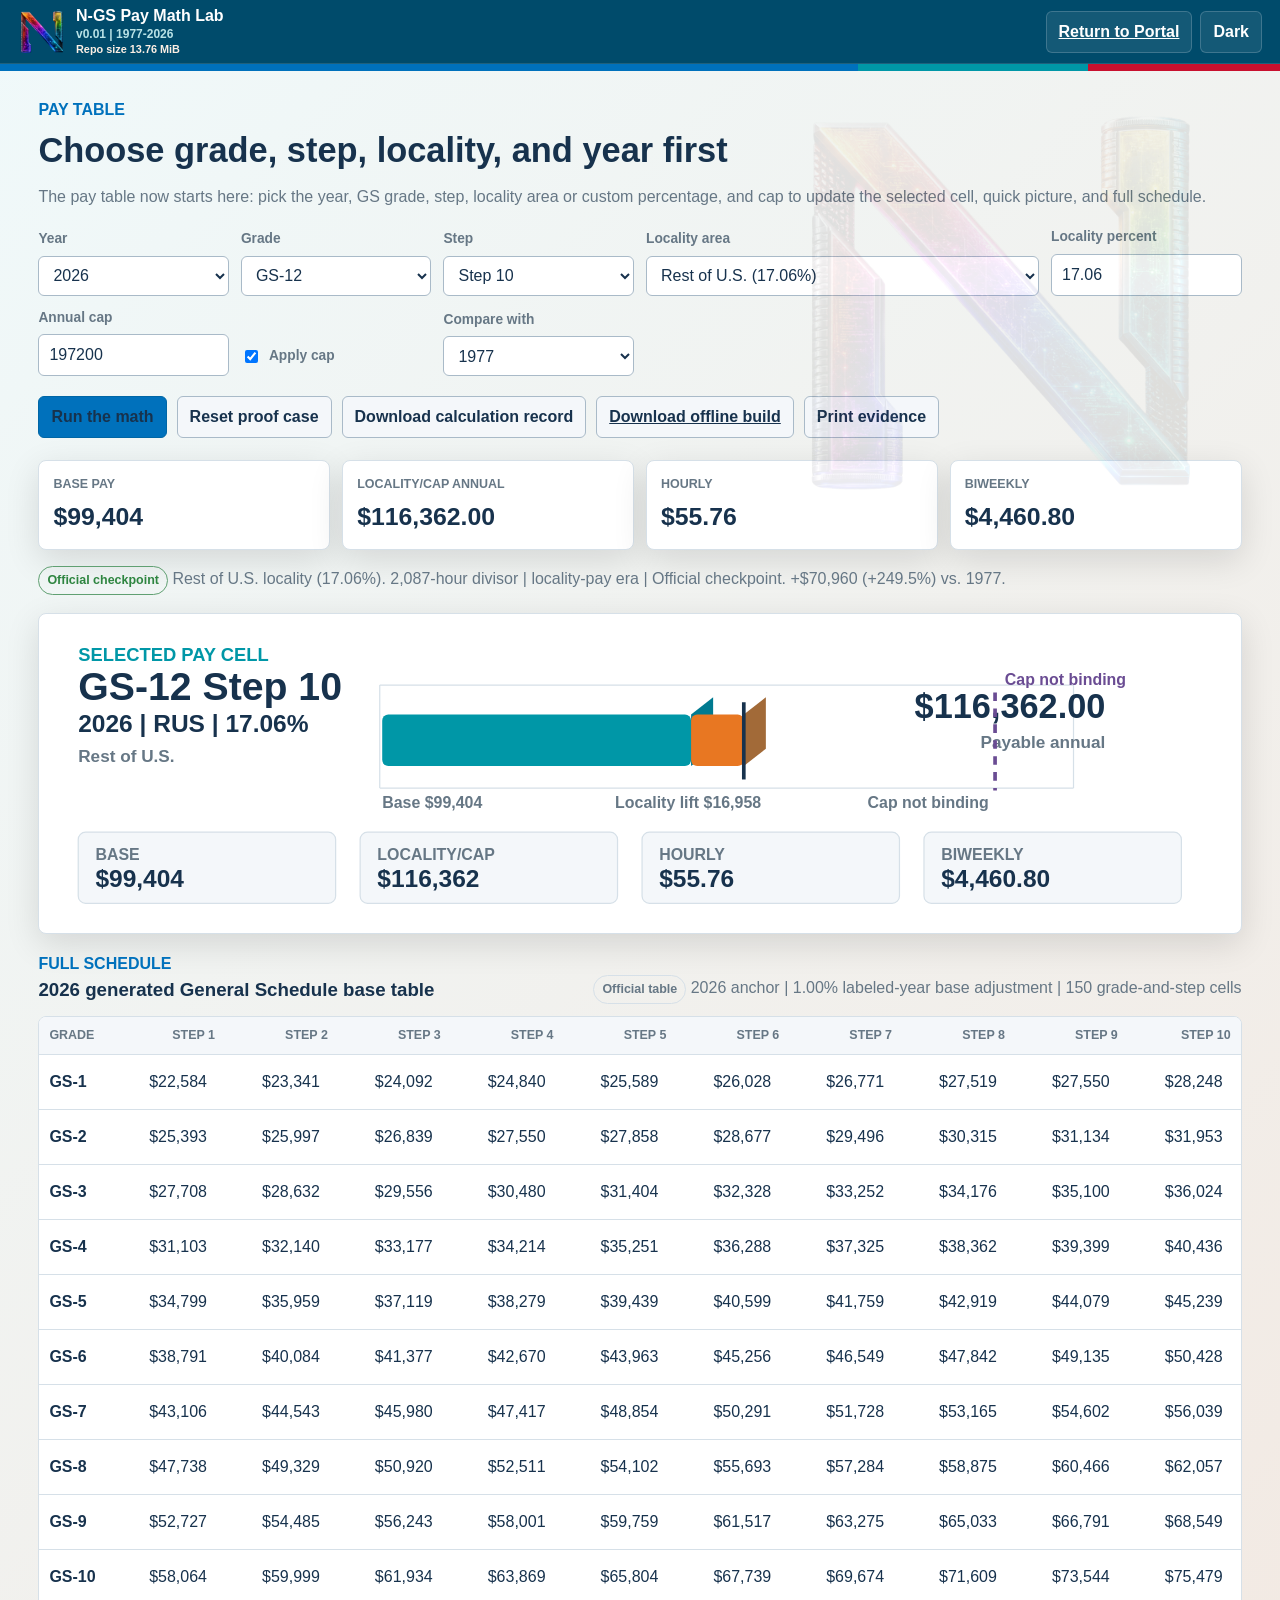
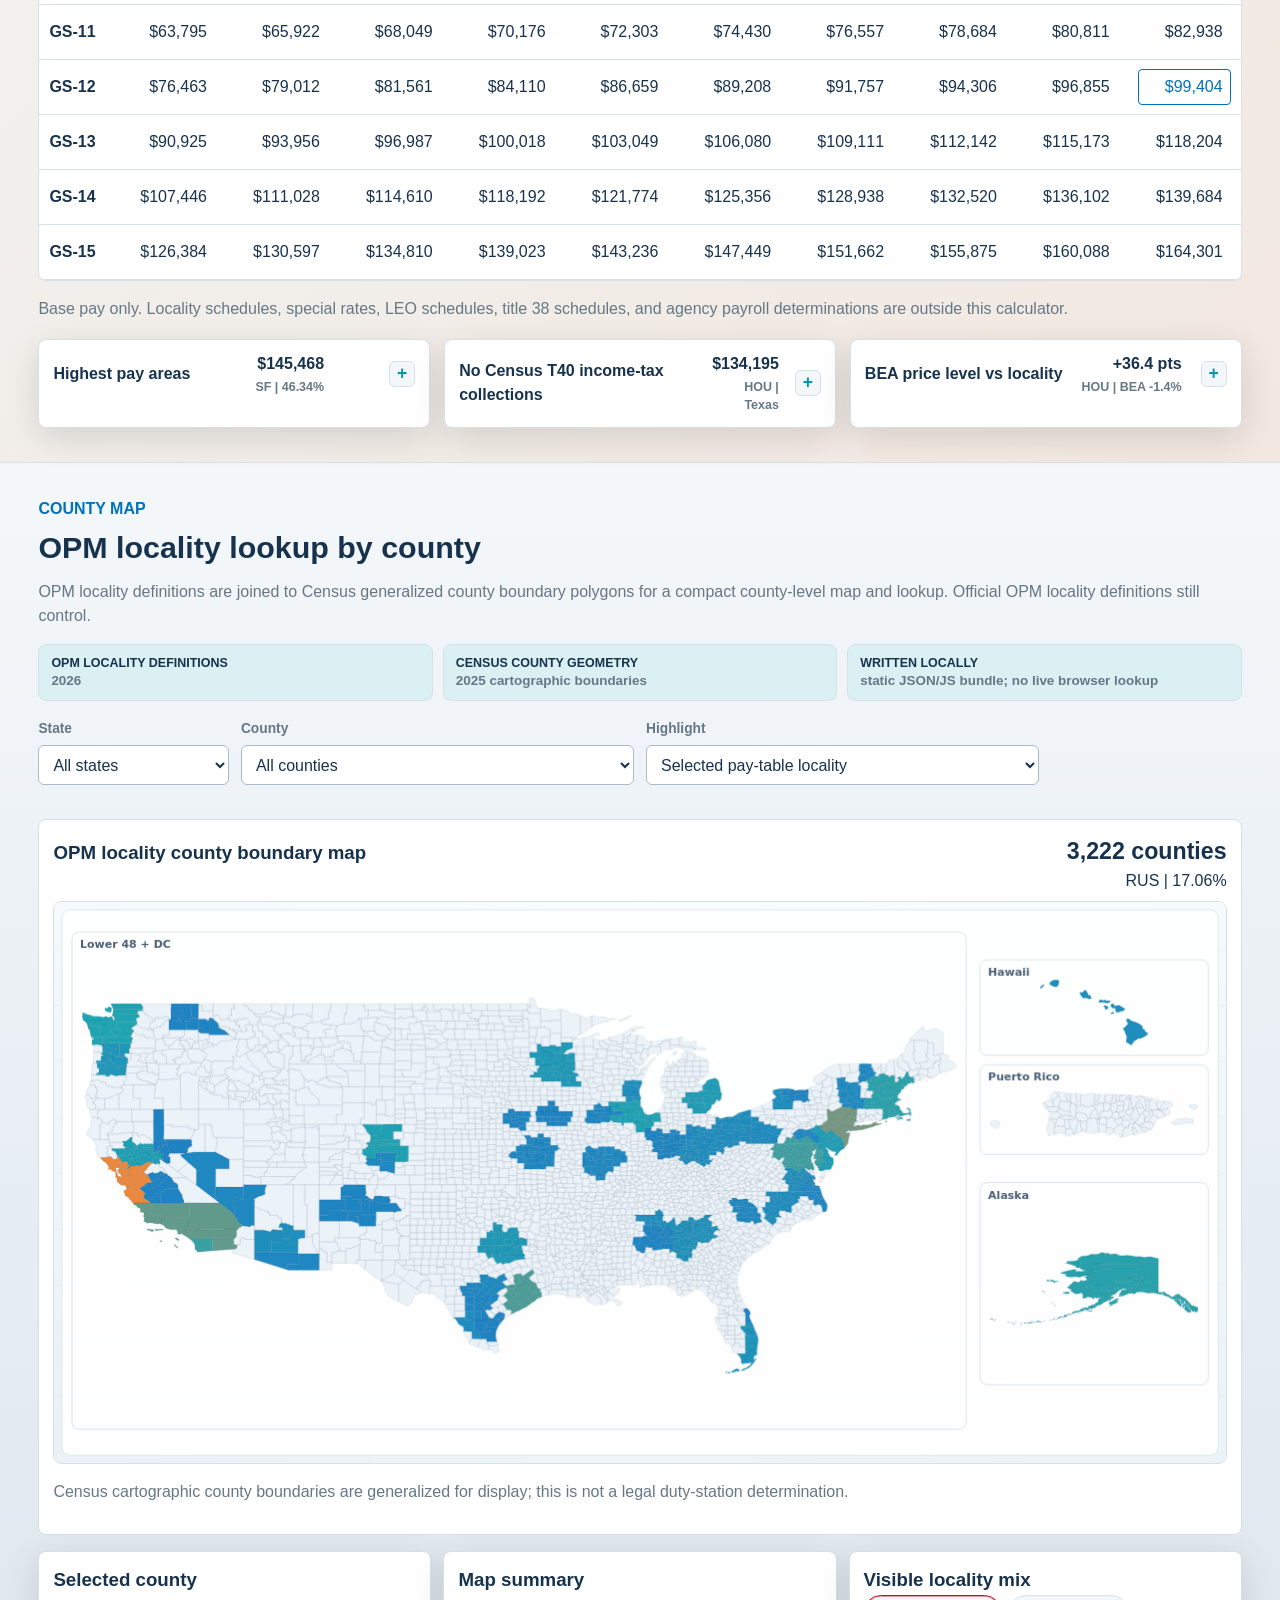
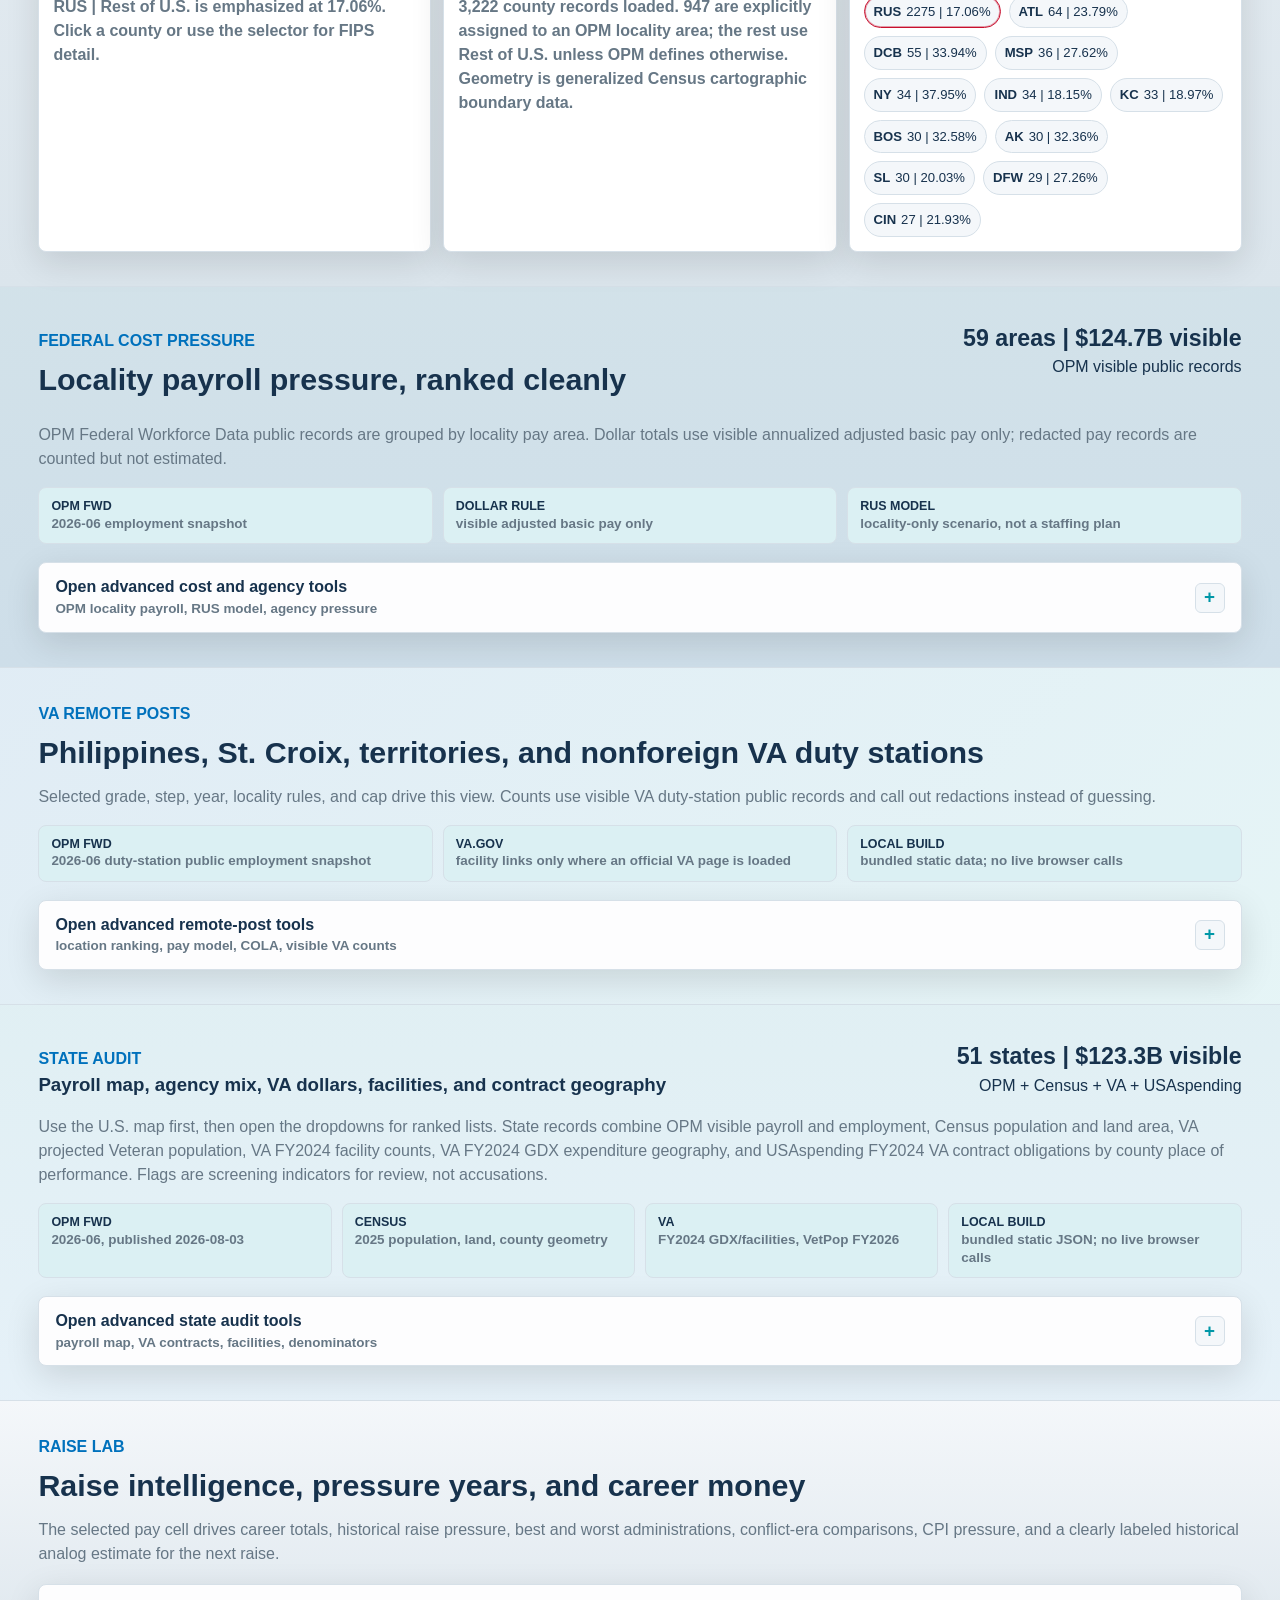
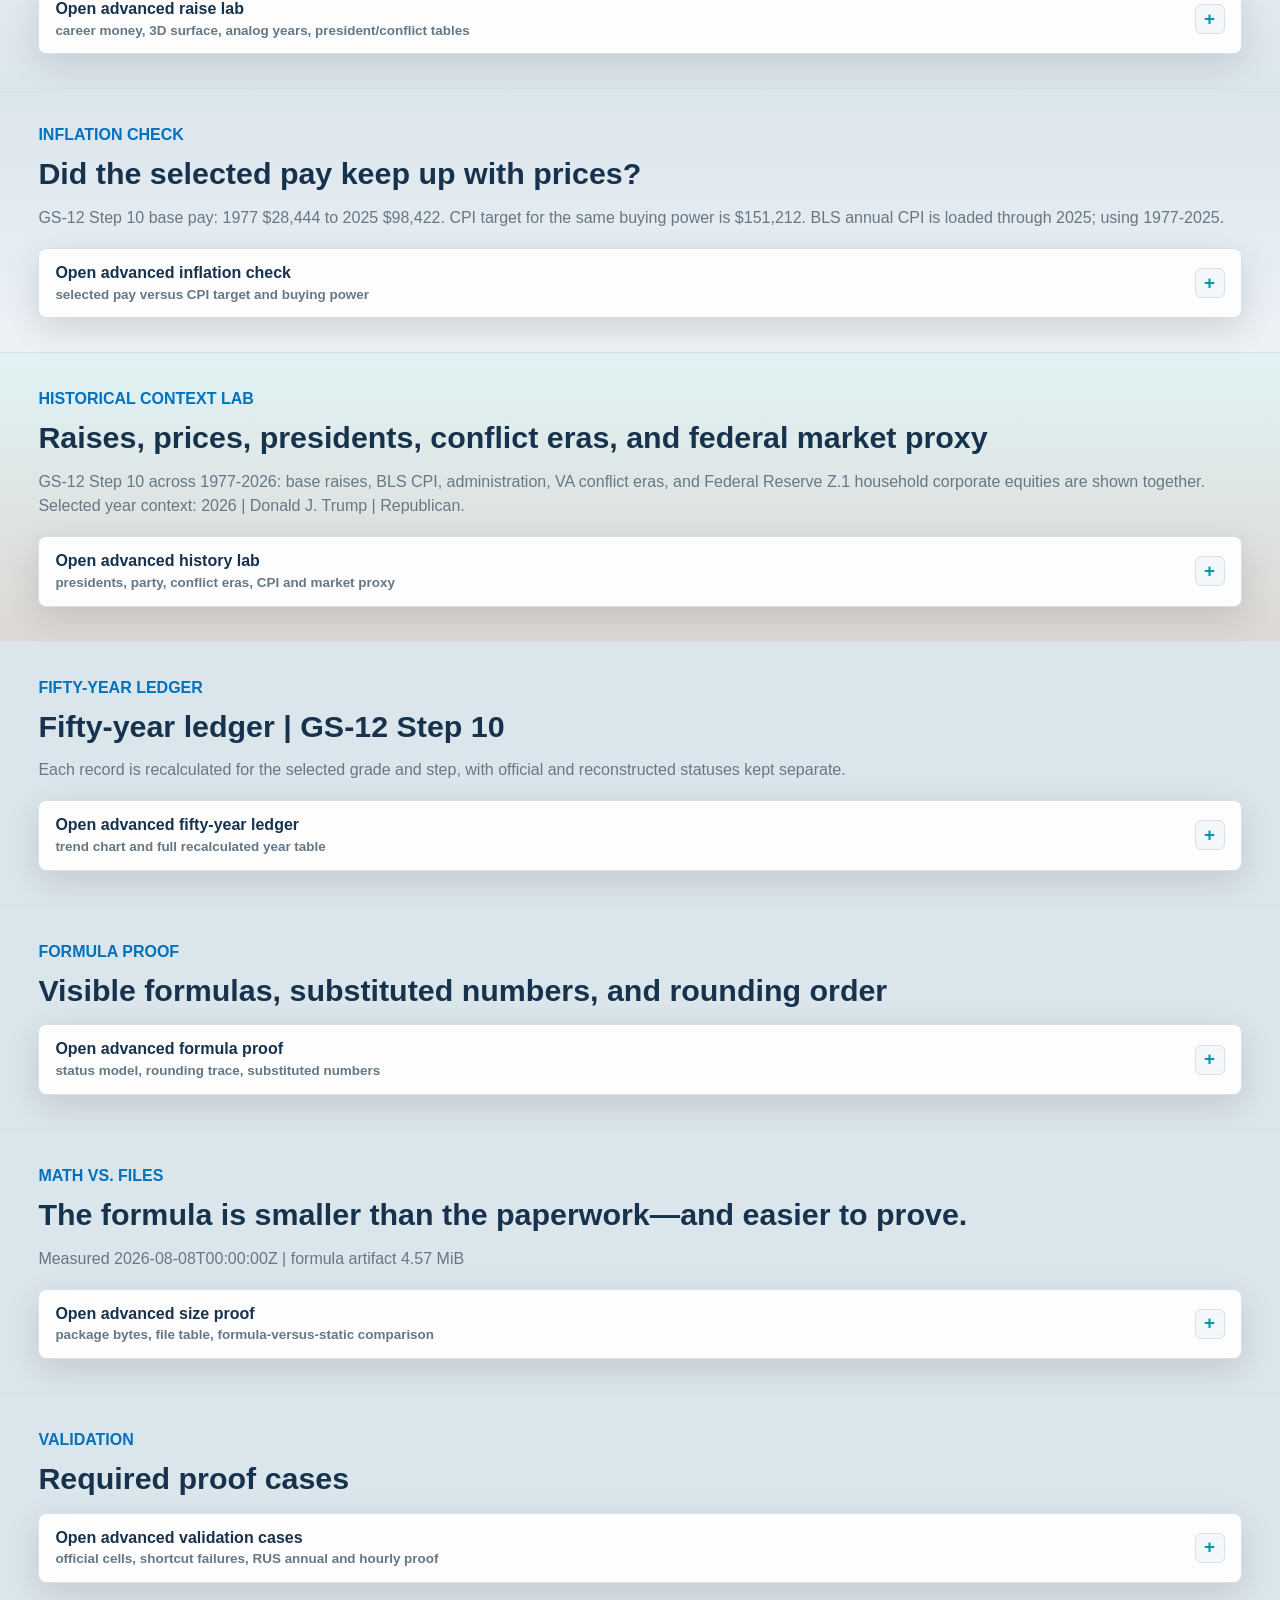
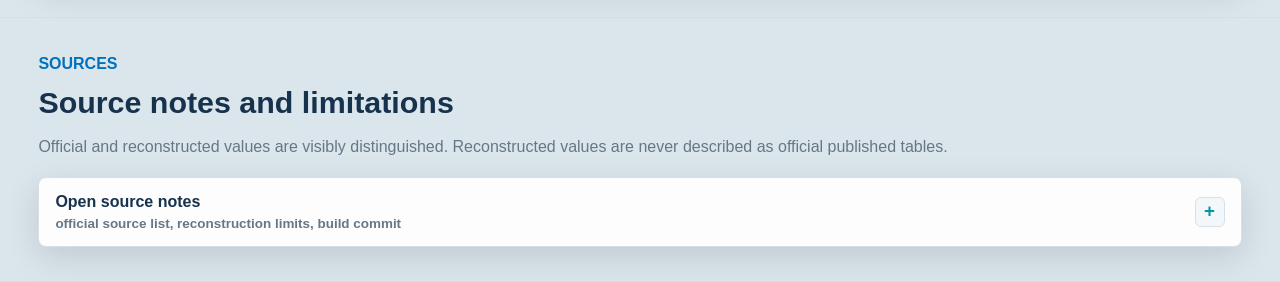
<file: site/module/index.html>
<!doctype html>
<html lang="en" data-theme="light" data-shell="module">
<head>
  <meta charset="utf-8">
  <meta name="viewport" content="width=device-width, initial-scale=1">
  <meta name="color-scheme" content="light dark">
  <meta name="description" content="N-GS Pay Math Lab reconstructs and verifies General Schedule base-pay math from 1977 through 2026.">
  <title>N-GS Pay Math Lab</title>
  <link rel="icon" href="../assets/brand/favicon.png">
  <link rel="stylesheet" href="../styles.css?v=n-gs-pay-math-lab-v0.01-453fd6840a96">
</head>
<body>
  <header class="topbar">
    <div class="topbar-inner">
      <a class="brand" href="#calculator" aria-label="N-GS Pay Math Lab pay table">
        <img src="../assets/brand/n-mark-256.png" alt="Colorful transparent N mark">
        <span class="brand-title"><strong>N-GS Pay Math Lab</strong><span>v0.01 | 1977-2026</span><span class="repo-size" id="repoSizeBadge">Repo size measuring</span></span>
      </a>
      <div class="top-actions">
        <a class="text-button return-link" href="../index.html">Return to Portal</a>
        <button class="text-button" id="themeToggle" type="button" aria-pressed="false">Dark</button>
        <button class="icon-button menu-toggle" id="menuToggle" type="button" aria-label="Open navigation">Menu</button>
      </div>
    </div>
  </header>

  <img class="watermark" src="../assets/brand/n-mark-512.png" alt="" aria-hidden="true">

  <div class="nav-drawer" id="navDrawer" hidden>
    <div class="drawer-panel">
      <div class="drawer-head">
        <strong>Navigation</strong>
        <button class="icon-button" id="drawerClose" type="button" aria-label="Close navigation">Close</button>
      </div>
      <nav class="nav-list" aria-label="Mobile">
        <a href="#calculator">Pay Table</a>
        <a href="#locality-highlights">Locality Picks</a>
        <a href="#locality-map">County Map</a>
        <a href="#cost-pressure">Cost Pressure</a>
        <a href="#remote-duty">VA Remote Posts</a>
        <a href="#state-pressure">State Audit</a>
        <a href="#pay-surface">Raise Lab</a>
        <a href="#inflation">Inflation Check</a>
        <a href="#context-lab">History Lab</a>
        <a href="#ledger">Fifty-Year Ledger</a>
        <a href="#formula-proof">Formula Proof</a>
        <a href="#math-vs-files">Math vs. Files</a>
        <a href="#validation">Validation</a>
        <a href="#sources">Sources</a>
      </nav>
    </div>
  </div>

  <div class="layout">
    <aside class="sidebar" aria-label="Desktop navigation">
      <p class="side-label">N-GS Pay Math Lab</p>
      <nav class="nav-list">
        <a href="#calculator">Pay Table</a>
        <a href="#locality-highlights">Locality Picks</a>
        <a href="#locality-map">County Map</a>
        <a href="#cost-pressure">Cost Pressure</a>
        <a href="#remote-duty">VA Remote Posts</a>
        <a href="#state-pressure">State Audit</a>
        <a href="#pay-surface">Raise Lab</a>
        <a href="#inflation">Inflation Check</a>
        <a href="#context-lab">History Lab</a>
        <a href="#ledger">Fifty-Year Ledger</a>
        <a href="#formula-proof">Formula Proof</a>
        <a href="#math-vs-files">Math vs. Files</a>
        <a href="#validation">Validation</a>
        <a href="#sources">Sources</a>
      </nav>
      <div class="side-note">
        Independent calculation and verification tool. It is not an official OPM service.
      </div>
    </aside>

    <main>
      <section class="section pay-table-section" id="calculator">
        <div class="section-inner">
          <p class="kicker">Pay Table</p>
          <h2>Choose grade, step, locality, and year first</h2>
          <p class="section-lede">The pay table now starts here: pick the year, GS grade, step, locality area or custom percentage, and cap to update the selected cell, quick picture, and full schedule.</p>
          <div class="form-grid">
            <div class="field"><label for="year">Year</label><select id="year"></select></div>
            <div class="field"><label for="grade">Grade</label><select id="grade"></select></div>
            <div class="field"><label for="step">Step</label><select id="step"></select></div>
            <div class="field wide-field"><label for="localityArea">Locality area</label><select id="localityArea"></select></div>
            <div class="field"><label for="locality">Locality percent</label><input id="locality" type="number" min="0" max="100" step="0.01" value="17.06" inputmode="decimal"></div>
            <div class="field"><label for="cap">Annual cap</label><input id="cap" type="number" min="0" step="1" value="197200" inputmode="numeric"></div>
            <label class="check-field"><input id="applyCap" type="checkbox" checked> Apply cap</label>
            <div class="field"><label for="compareYear">Compare with</label><select id="compareYear"></select></div>
          </div>
          <div class="button-row">
            <button class="primary-button" id="runMath" type="button">Run the math</button>
            <button class="secondary-button" id="resetScenario" type="button">Reset proof case</button>
            <button class="secondary-button" id="downloadRecord" type="button">Download calculation record</button>
            <a class="secondary-button" href="../offline/N-GS-Pay-Math-Lab-1977-2026.html" download>Download offline build</a>
            <button class="secondary-button" id="printPage" type="button">Print evidence</button>
          </div>
          <div class="result-grid" aria-live="polite">
            <div class="metric"><span>Base pay</span><strong id="baseResult">$0</strong></div>
            <div class="metric"><span>Locality/cap annual</span><strong id="annualResult">$0.00</strong></div>
            <div class="metric"><span>Hourly</span><strong id="hourlyResult">$0.00</strong></div>
            <div class="metric"><span>Biweekly</span><strong id="biweeklyResult">$0.00</strong></div>
          </div>
          <p class="result-note"><span class="status-pill" id="statusBadge" data-status-class="recon">Formula reconstruction</span> <span id="resultNote"></span></p>
          <div class="pay-picture-panel" aria-label="Selected pay picture">
            <svg id="payPicture" viewBox="0 0 980 260" role="img" aria-label="Selected pay breakdown picture"></svg>
          </div>

          <div class="pay-table-panel" id="full-schedule">
            <div class="pay-table-heading">
              <div>
                <p class="kicker table-kicker">Full Schedule</p>
                <h3 id="scheduleTitle">Generated General Schedule base table</h3>
              </div>
              <p class="section-lede"><span class="status-pill" id="scheduleBadge">Formula reconstruction year</span> <span id="scheduleMeta"></span></p>
            </div>
            <div class="table-wrap">
              <table id="scheduleTable"></table>
            </div>
            <p class="table-note">Base pay only. Locality schedules, special rates, LEO schedules, title 38 schedules, and agency payroll determinations are outside this calculator.</p>
          </div>
          <div class="locality-highlights" id="locality-highlights" aria-label="Locality pay, Census income-tax, and BEA price-level highlights">
            <details class="data-dropdown highlight-dropdown">
              <summary><span>Highest pay areas</span><span><strong id="highestAreaPay">$0</strong> <b id="highestAreaName"></b></span></summary>
              <div class="dropdown-body">
                <div class="rank-list" id="highestPayList"></div>
              </div>
            </details>
            <details class="data-dropdown highlight-dropdown tax-card">
              <summary><span>No Census T40 income-tax collections</span><span><strong id="noTaxAreaPay">$0</strong> <b id="noTaxAreaName"></b></span></summary>
              <div class="dropdown-body">
                <div class="rank-list" id="noTaxAreaList"></div>
                <p class="fine-print" id="taxHighlightNote"></p>
              </div>
            </details>
            <details class="data-dropdown highlight-dropdown cost-card">
              <summary><span>BEA price level vs locality</span><span><strong id="costAreaGap">0 pts</strong> <b id="costAreaName"></b></span></summary>
              <div class="dropdown-body">
                <div class="rank-list" id="costAreaList"></div>
                <p class="fine-print" id="costHighlightNote"></p>
              </div>
            </details>
          </div>
        </div>
      </section>




      <section class="section county-map-section" id="locality-map">
        <div class="section-inner">
          <p class="kicker">County Map</p>
          <h2>OPM locality lookup by county</h2>
          <p class="section-lede">OPM locality definitions are joined to Census generalized county boundary polygons for a compact county-level map and lookup. Official OPM locality definitions still control.</p>
          <div class="source-strip source-strip-three county-source-strip" aria-label="County map data sources">
            <span><b>OPM locality definitions</b> 2026</span>
            <span><b>Census county geometry</b> 2025 cartographic boundaries</span>
            <span><b>Written locally</b> static JSON/JS bundle; no live browser lookup</span>
          </div>
          <div class="form-grid map-form">
            <div class="field"><label for="localityMapState">State</label><select id="localityMapState"></select></div>
            <div class="field wide-field"><label for="localityMapCounty">County</label><select id="localityMapCounty"></select></div>
            <div class="field wide-field"><label for="localityMapFocus">Highlight</label><select id="localityMapFocus"><option value="selected" selected>Selected pay-table locality</option><option value="highest">Highest locality areas</option><option value="not-rus">Non-RUS counties</option><option value="all">All county points</option></select></div>
          </div>
          <div class="county-map-grid">
            <div class="chart-card county-map-card">
              <div class="chart-head">
                <h3 id="localityMapTitle">County locality boundary map</h3>
                <div class="chart-metric"><strong id="localityMapMetric">0 counties</strong><span id="localityMapMeta"></span></div>
              </div>
              <canvas id="localityMapCanvas" width="1100" height="470" role="img" aria-describedby="localityMapDescription">Your browser does not support Canvas.</canvas>
              <p id="localityMapDescription" class="fine-print">Census cartographic county boundaries are generalized for display; this is not a legal duty-station determination.</p>
            </div>
            <aside class="county-map-side" aria-label="County locality details">
              <div class="highlight-card">
                <h3>Selected county</h3>
                <p class="detail-line" id="localityCountyDetail">Choose a state or county.</p>
              </div>
              <div class="highlight-card">
                <h3>Map summary</h3>
                <p class="detail-line" id="localityMapSummary">County data will render after the app loads.</p>
              </div>
              <div class="highlight-card">
                <h3>Visible locality mix</h3>
                <div class="chip-list" id="localityAreaChips"></div>
              </div>
            </aside>
          </div>
        </div>
      </section>


      <section class="section cost-pressure-section" id="cost-pressure">
        <div class="section-inner">
          <div class="chart-head cost-pressure-head">
            <div>
              <p class="kicker">Federal Cost Pressure</p>
              <h2>Locality payroll pressure, ranked cleanly</h2>
            </div>
            <div class="chart-metric"><strong id="costPressureMetric">0 areas</strong><span>OPM visible public records</span></div>
          </div>
          <p class="section-lede">OPM Federal Workforce Data public records are grouped by locality pay area. Dollar totals use visible annualized adjusted basic pay only; redacted pay records are counted but not estimated.</p>
          <div class="source-strip source-strip-three cost-pressure-source-strip" aria-label="Federal cost pressure data source">
            <span><b>OPM FWD</b> 2026-06 employment snapshot</span>
            <span><b>Dollar rule</b> visible adjusted basic pay only</span>
            <span><b>RUS model</b> locality-only scenario, not a staffing plan</span>
          </div>
          <details class="advanced-toggle" data-advanced-panel="cost-pressure">
            <summary><span><strong>Open advanced cost and agency tools</strong><b>OPM locality payroll, RUS model, agency pressure</b></span></summary>
          <div class="form-grid cost-pressure-form">
            <div class="field wide-field"><label for="costPressureSort">Rank areas by</label><select id="costPressureSort"><option value="payroll" selected>Total visible payroll</option><option value="rus-savings">Modeled savings at RUS</option><option value="high-share">GS-13+ plus SES percentage</option><option value="ses-share">SES percentage</option><option value="high-payroll">GS-13+ plus SES visible payroll</option><option value="average-pay">Average visible pay</option><option value="employees">Visible public records</option></select></div>
          </div>
          <div class="cost-pressure-kpis" aria-label="Federal cost pressure headline metrics">
            <div class="cost-kpi-card is-primary">
              <span>Largest visible payroll</span>
              <strong id="costPressurePayrollValue">$0</strong>
              <b id="costPressurePayrollArea">Largest visible payroll</b>
            </div>
            <div class="cost-kpi-card is-savings">
              <span>Move-to-RUS model</span>
              <strong id="costPressureSavingsValue">$0</strong>
              <b id="costPressureSavingsArea">modeled annual savings</b>
            </div>
            <div class="cost-kpi-card">
              <span>High GS + SES leader</span>
              <strong id="costPressureHighArea">N/A</strong>
              <b id="costPressureHighValue">N/A</b>
            </div>
            <div class="cost-kpi-card">
              <span>SES leader</span>
              <strong id="costPressureSesArea">N/A</strong>
              <b id="costPressureSesValue">N/A</b>
            </div>
          </div>
          <div class="chart-card cost-pressure-chart-card cost-pressure-wide-chart">
            <div class="chart-head">
              <h3 id="costPressureChartTitle">Cost pressure by locality</h3>
              <div class="chart-metric"><strong>Top 10</strong><span>bars include high-grade overlay</span></div>
            </div>
            <canvas id="costPressureCanvas" width="1200" height="520" role="img" aria-describedby="costPressureDescription">Your browser does not support Canvas.</canvas>
            <p id="costPressureDescription" class="fine-print">Bar length follows the selected ranking. The thin orange overlay shows GS-13+ plus SES share for each locality area.</p>
          </div>
          <details class="data-dropdown cost-pressure-explain">
            <summary><span>Open model notes</span><span>Source limits, leaders, and RUS scenario</span></summary>
            <div class="dropdown-body cost-pressure-note-grid">
              <p class="detail-line" id="costPressureSummary">OPM FWD cost pressure data will render after the app loads.</p>
              <p class="detail-line" id="costPressureSavingsSummary">Scenario estimate will render after the app loads.</p>
            </div>
          </details>
          <details class="data-dropdown">
            <summary><span>Open locality pressure table</span><span>Ranked OPM locality records</span></summary>
            <div class="table-wrap cost-pressure-table-wrap">
              <table id="costPressureTable"></table>
            </div>
          </details>
          <p class="fine-print" id="costPressureNote">OPM redacted locality/pay records are excluded from area dollar totals and shown in the audit text.</p>
          <div class="agency-pressure-block" id="agency-pressure">
            <div class="chart-head agency-pressure-head">
              <div>
                <p class="kicker table-kicker">Agency Breakdown</p>
                <h3>Agency payroll and high-grade concentration</h3>
              </div>
              <div class="chart-metric"><strong id="agencyPressureMetric">0 groups</strong><span>OPM visible public records</span></div>
            </div>
            <p class="section-lede">Pick a parent agency, break it into OPM sub-agencies/components, then rank or compare the visible payroll and high-grade concentration.</p>
            <div class="source-strip source-strip-three agency-pressure-source-strip">
              <span><b>Source</b> OPM Federal Workforce Data public employment snapshot</span>
              <span><b>Grouping</b> OPM agency and agency-subelement fields, not guessed org charts</span>
              <span><b>Breakdown</b> parent agency selector filters component/sub-agency rows</span>
            </div>
            <div class="form-grid agency-pressure-form">
              <div class="field wide-field"><label for="agencyPressureParent">Break down agency</label><select id="agencyPressureParent"></select></div>
              <div class="field"><label for="agencyPressureLevel">View</label><select id="agencyPressureLevel"><option value="agency" selected>Agency / department</option><option value="component">Sub-agencies / components</option></select></div>
              <div class="field wide-field"><label for="agencyPressureSort">Rank rows by</label><select id="agencyPressureSort"><option value="payroll" selected>Total visible payroll</option><option value="high-share">GS-13+ plus SES percentage</option><option value="ses-share">SES percentage</option><option value="high-payroll">GS-13+ plus SES visible payroll</option><option value="average-pay">Average visible pay</option><option value="employees">Visible public records</option></select></div>
              <div class="field wide-field"><label for="agencyPressureFocus">Compare selected</label><select id="agencyPressureFocus"></select></div>
            </div>
            <div class="agency-pressure-kpis" aria-label="Agency breakdown headline metrics">
              <div class="agency-kpi-card is-primary">
                <span>Top selected view</span>
                <strong id="agencyPressureTopValue">$0</strong>
                <b id="agencyPressureTopName">Top agency</b>
                <em id="agencyPressureTopMeta">selected ranking</em>
              </div>
              <div class="agency-kpi-card">
                <span>Selected comparison</span>
                <strong id="agencyPressureFocusValue">$0</strong>
                <b id="agencyPressureFocusName">Choose a row</b>
                <em id="agencyPressureFocusMeta">highlighted where it appears</em>
              </div>
              <div class="agency-kpi-card">
                <span>Sub-agencies</span>
                <strong id="agencyPressureParentValue">0</strong>
                <b id="agencyPressureParentName">Choose agency</b>
                <em id="agencyPressureParentMeta">OPM component rows loaded</em>
              </div>
              <div class="agency-kpi-card">
                <span>Dollar totals</span>
                <strong>Visible pay</strong>
                <b>redacted pay records stay out of totals</b>
              </div>
            </div>
            <div class="chart-card agency-pressure-chart-card agency-pressure-wide-chart">
              <div class="chart-head">
                <h3 id="agencyPressureChartTitle">Agency pressure</h3>
                <div class="chart-metric"><strong id="agencyPressureChartMetric">0 records</strong><span>OPM agency fields</span></div>
              </div>
              <canvas id="agencyPressureCanvas" width="1200" height="520" role="img" aria-describedby="agencyPressureDescription">Your browser does not support Canvas.</canvas>
              <p id="agencyPressureDescription" class="fine-print">Bar length follows the selected ranking. The thin orange overlay shows GS-13+ plus SES share. The code key below defines the short labels drawn on the chart.</p>
              <div class="agency-code-key" id="agencyPressureCodeKey" aria-label="OPM agency and component code definitions"></div>
            </div>
            <details class="data-dropdown agency-focus-dropdown">
              <summary><span>Open selected comparison and sub-agencies</span><span>selected row, leaders, component breakdown</span></summary>
              <div class="dropdown-body">
                <div class="rank-list" id="agencyPressureExamples"></div>
                <div class="rank-list agency-child-list" id="agencyPressureChildren"></div>
              </div>
            </details>
            <details class="data-dropdown agency-pressure-explain">
              <summary><span>Open agency model notes</span><span>source limits and grouping rules</span></summary>
              <div class="dropdown-body">
                <p class="detail-line" id="agencyPressureSummary">Agency pressure data will render after the app loads.</p>
              </div>
            </details>
            <details class="data-dropdown">
              <summary><span>Open ranked agency/component rows</span><span>filtered by selected parent agency when viewing components</span></summary>
              <div class="table-wrap agency-pressure-table-wrap">
                <table id="agencyPressureTable"></table>
              </div>
            </details>
            <p class="fine-print" id="agencyPressureNote">OPM redacted pay records are excluded from group dollar totals.</p>
          </div>
          </details>

        </div>
      </section>
      <section class="section remote-duty-section" id="remote-duty">
        <div class="section-inner">
          <p class="kicker">VA Remote Posts</p>
          <h2>Philippines, St. Croix, territories, and nonforeign VA duty stations</h2>
          <p class="section-lede">Selected grade, step, year, locality rules, and cap drive this view. Counts use visible VA duty-station public records and call out redactions instead of guessing.</p>
          <div class="source-strip source-strip-three remote-duty-source-strip">
            <span><b>OPM FWD</b> 2026-06 duty-station public employment snapshot</span>
            <span><b>VA.gov</b> facility links only where an official VA page is loaded</span>
            <span><b>Local build</b> bundled static data; no live browser calls</span>
          </div>
          <details class="advanced-toggle" data-advanced-panel="remote-duty">
            <summary><span><strong>Open advanced remote-post tools</strong><b>location ranking, pay model, COLA, visible VA counts</b></span></summary>
          <div class="form-grid remote-duty-form">
            <div class="field wide-field"><label for="remoteDutyLocation">Location</label><select id="remoteDutyLocation"></select></div>
            <div class="field"><label for="remoteDutySort">Rank posts by</label><select id="remoteDutySort"><option value="pay" selected>Selected pay</option><option value="count">Visible VA count</option><option value="locality">Locality/COLA</option></select></div>
          </div>
          <div class="remote-duty-kpis" aria-label="Remote duty headline metrics">
            <div class="remote-kpi-card is-primary">
              <span>Selected post</span>
              <strong id="remoteDutyPay">$0</strong>
              <b id="remoteDutyName">Remote duty station</b>
              <em id="remoteDutyMeta">selected pay</em>
            </div>
            <div class="remote-kpi-card">
              <span>OPM locality</span>
              <strong id="remoteDutyLocality">N/A</strong>
              <b>2026 locality rule used for pay math</b>
            </div>
            <div class="remote-kpi-card">
              <span>Visible VA employee records</span>
              <strong id="remoteDutyEmployees">N/A</strong>
              <b><span id="remoteDutyGsRows">N/A</span> visible GS records</b>
            </div>
            <div class="remote-kpi-card">
              <span>Nonforeign COLA</span>
              <strong id="remoteDutyCola">N/A</strong>
              <b>shown separately from OPM locality pay</b>
            </div>
          </div>
          <div class="chart-card remote-duty-chart-card remote-duty-wide-chart">
            <div class="chart-head">
              <h3 id="remoteDutyChartTitle">Selected pay by post</h3>
              <div class="chart-metric"><strong id="remoteDutyChartMetric">0 posts</strong><span>OPM/federal sources only</span></div>
            </div>
            <canvas id="remoteDutyCanvas" width="1200" height="520" role="img" aria-describedby="remoteDutyChartDescription">Your browser does not support Canvas.</canvas>
            <p id="remoteDutyChartDescription" class="fine-print">Large bars are selected annual pay. The separate right column is visible VA duty-station employee records from OPM FWD, not dollars, patient workload, or veteran counts.</p>
          </div>
          <details class="data-dropdown remote-duty-notes">
            <summary><span>Open remote-post notes</span><span>pay model, source limits, and redactions</span></summary>
            <div class="dropdown-body remote-duty-note-grid">
              <p class="detail-line" id="remoteDutyNote">OPM duty-station data will render after the app loads.</p>
              <p class="detail-line" id="remoteDutySourceNote">Counts are OPM FWD visible VA employment records, not official VA facility staffing rosters.</p>
            </div>
          </details>
          <details class="data-dropdown">
            <summary><span>Open remote post table</span><span>all locations, locality, COLA, counts</span></summary>
            <div class="table-wrap remote-duty-table-wrap">
              <table id="remoteDutyTable"></table>
            </div>
          </details>
          </details>

        </div>
      </section>

      <section class="section state-pressure-section" id="state-pressure">
        <div class="section-inner">
          <div class="state-pressure-block">
            <div class="chart-head">
              <div>
                <p class="kicker table-kicker">State Audit</p>
                <h3>Payroll map, agency mix, VA dollars, facilities, and contract geography</h3>
              </div>
              <div class="chart-metric"><strong id="statePressureMetric">0 states</strong><span>OPM + Census + VA + USAspending</span></div>
            </div>
            <p class="section-lede">Use the U.S. map first, then open the dropdowns for ranked lists. State records combine OPM visible payroll and employment, Census population and land area, VA projected Veteran population, VA FY2024 facility counts, VA FY2024 GDX expenditure geography, and USAspending FY2024 VA contract obligations by county place of performance. Flags are screening indicators for review, not accusations.</p>
            <div class="source-strip source-strip-four state-source-strip" aria-label="State audit data dates and local source notes">
              <span><b>OPM FWD</b> 2026-06, published 2026-08-03</span>
              <span><b>Census</b> 2025 population, land, county geometry</span>
              <span><b>VA</b> FY2024 GDX/facilities, VetPop FY2026</span>
              <span><b>Local build</b> bundled static JSON; no live browser calls</span>
            </div>
            <details class="advanced-toggle" data-advanced-panel="state-pressure">
              <summary><span><strong>Open advanced state audit tools</strong><b>payroll map, VA contracts, facilities, denominators</b></span></summary>
            <div class="form-grid state-pressure-form">
              <div class="field wide-field"><label for="statePressureSort">Map / rank metric</label><select id="statePressureSort"><option value="outlier-score" selected>Multi-denominator pressure</option><option value="payroll">Total visible payroll</option><option value="payroll-share">Percent of visible payroll dollars</option><option value="payroll-per-resident">Visible payroll per resident</option><option value="payroll-vs-pop">Payroll share vs population share</option><option value="employees">Federal public records</option><option value="employees-per-100k">Federal records per 100k residents</option><option value="payroll-density">Visible payroll per sq. mile</option><option value="employee-density">Employees per sq. mile</option><option value="agencies">Agency count</option><option value="components">Component count</option><option value="high-share">GS-13+ plus SES percentage</option><option value="ses-share">SES percentage</option><option value="va-medical">VA FY24 medical care</option><option value="va-medical-per-veteran">VA medical care per Veteran</option><option value="va-total-per-veteran">VA total expenditure per Veteran</option><option value="va-medical-vs-vets">VA medical share vs Veteran share</option><option value="va-facilities">VA facility/site count</option><option value="facilities-per-veteran">VA facilities per 100k Veterans</option><option value="veterans-per-facility">Veterans per VA facility/site</option><option value="medical-per-facility">VA medical care per facility/site</option><option value="va-medical-density">VA medical care per sq. mile</option><option value="flag-count">Review flag count</option></select></div>
              <div class="field wide-field"><label for="statePressureAgency">Agency view</label><select id="statePressureAgency"><option value="all" selected>All agencies</option></select></div>
              <div class="field wide-field"><label for="statePressureGrade">Pay / grade bucket</label><select id="statePressureGrade"><option value="all" selected>All public pay records</option><option value="high-payroll">GS-13+ plus SES visible payroll</option><option value="high-count">GS-13+ plus SES records</option><option value="gs13-count">GS-13 to GS-15 records</option><option value="ses-count">SES records</option></select></div>
              <div class="field wide-field"><label for="statePressureFocus">Focus</label><select id="statePressureFocus"><option value="all" selected>All states</option><option value="watch">Watch/review flags only</option><option value="no-tax">No Census T40 income-tax collection</option><option value="va-medical">Top VA medical-care states</option><option value="va-vet-gap">VA dollars exceed Veteran share</option><option value="pop-gap">Federal payroll exceeds population share</option><option value="facility-pressure">Facility footprint/coverage pressure</option><option value="dense-high-grade">Dense high-grade overlap</option></select></div>
            </div>
            <div class="state-pressure-grid state-map-grid">
              <div class="chart-card state-pressure-chart-card state-map-card">
                <div class="chart-head">
                  <h3 id="statePressureChartTitle">State payroll map</h3>
                  <div class="chart-metric"><strong id="statePressureChartMetric">0 records</strong><span>visible OPM public records</span></div>
                </div>
                <canvas id="statePressureCanvas" width="1100" height="520" role="img" aria-describedby="statePressureDescription">Your browser does not support Canvas.</canvas>
                <p id="statePressureDescription" class="fine-print">U.S. counties are shaded by the selected state metric. Labels show the top states for the selected view.</p>
              </div>
              <div class="highlight-card pressure-readout-card state-summary-card">
                <div class="chart-head">
                  <h3 id="statePressureTopName">Top state</h3>
                  <div class="chart-metric"><strong id="statePressureTopValue">$0</strong><span id="statePressureTopMeta">selected ranking</span></div>
                </div>
                <p class="detail-line" id="statePressureSummary">State audit data will render after the app loads.</p>
                <div class="pressure-stat-grid state-stat-grid">
                  <div class="mini-metric"><span>Payroll share</span><strong id="statePressurePayrollShare">0%</strong></div>
                  <div class="mini-metric"><span>Top OPM agency</span><strong id="statePressureTopAgency">N/A</strong></div>
                  <div class="mini-metric"><span>VA facility pressure</span><strong id="statePressureVaFacility">N/A</strong></div>
                  <div class="mini-metric"><span>VA contract county</span><strong id="statePressureContractCounty">N/A</strong></div>
                </div>
                <div class="rank-list" id="statePressureFlags"></div>
              </div>
            </div>
            <details class="data-dropdown state-top-dropdown">
              <summary><span>Open top state list</span><span id="statePressureTopListMeta">Selected map ranking</span></summary>
              <div class="dropdown-body">
                <div class="rank-list" id="statePressureTopList"></div>
              </div>
            </details>
            <details class="data-dropdown">
              <summary><span>Open state audit records</span><span>All states, denominators, flags</span></summary>
              <div class="table-wrap state-pressure-table-wrap">
                <table id="statePressureTable"></table>
              </div>
            </details>
            <p class="fine-print" id="statePressureNote">OPM redacted pay records are excluded from dollar totals. Review flags are outlier/context markers, not legal findings.</p>
            <div class="va-contract-block" id="va-contracts">
              <div class="chart-head">
                <div>
                  <p class="kicker table-kicker">VA Contract Geography</p>
                  <h3>Where FY2024 VA contract obligations show up by county</h3>
                </div>
                <div class="chart-metric"><strong id="vaContractMetric">0 counties</strong><span>USAspending FY2024</span></div>
              </div>
              <p class="section-lede">USAspending county totals are place-of-performance contract obligations for the Department of Veterans Affairs. They are not recipient headquarters, not a facility budget, and not proof that one hospital received the full county total.</p>
              <div class="source-strip source-strip-three va-contract-source-strip" aria-label="VA contract data source">
                <span><b>USAspending.gov</b> FY2024, 2023-10-01 to 2024-09-30</span>
                <span><b>Scope</b> county place of performance, contract-type awards</span>
                <span><b>Written locally</b> bundled from API snapshot</span>
              </div>
              <div class="form-grid va-contract-form">
                <div class="field wide-field"><label for="vaContractSort">Rank counties by</label><select id="vaContractSort"><option value="obligations" selected>Contract obligations</option><option value="share">Share of VA contract dollars</option><option value="per-capita">Contract obligations per resident</option></select></div>
                <div class="field wide-field"><label for="vaContractFocus">County view</label><select id="vaContractFocus"><option value="top" selected>Top counties</option><option value="comparison">Beckley/Raleigh vs Madison/Dane</option><option value="positive">Positive obligations only</option></select></div>
              </div>
              <div class="state-pressure-grid va-contract-grid">
                <div class="highlight-card pressure-readout-card">
                  <div class="chart-head">
                    <h3 id="vaContractTopName">Top contract county</h3>
                    <div class="chart-metric"><strong id="vaContractTopValue">$0</strong><span>obligated amount</span></div>
                  </div>
                  <p class="detail-line" id="vaContractSummary">VA contract geography data will render after the app loads.</p>
                  <div class="rank-list" id="vaContractComparison"></div>
                </div>
                <details class="data-dropdown va-contract-dropdown">
                  <summary><span>Open VA contract county list</span><span>FY2024 USAspending counties</span></summary>
                  <div class="dropdown-body">
                    <div class="rank-list" id="vaContractTopList"></div>
                  </div>
                </details>
              </div>
              <details class="data-dropdown">
                <summary><span>Open VA contract county table</span><span>USAspending geography rows</span></summary>
                <div class="table-wrap va-contract-table-wrap">
                  <table id="vaContractTable"></table>
                </div>
              </details>
              <p class="fine-print" id="vaContractNote">USAspending totals can include deobligations and other transaction adjustments in the selected fiscal year.</p>
            </div>
            <div class="va-facility-block" id="va-facility-utilization">
              <div class="chart-head">
                <div>
                  <p class="kicker table-kicker">VA Facility Utilization</p>
                  <h3>Official facility-by-procedure patient counts without fake totals</h3>
                </div>
                <div class="chart-metric"><strong id="vaFacilityMetric">0 facilities</strong><span>FY25 procedure file</span></div>
              </div>
              <p class="section-lede">VA publishes unique patient counts by CPT/HCPCS procedure and administrative parent facility. This table shows facility-level signals from those procedure records and keeps the non-additive limitation visible.</p>
              <div class="form-grid va-facility-form">
                <div class="field wide-field"><label for="vaFacilitySort">Rank facilities by</label><select id="vaFacilitySort"><option value="largest-procedure" selected>Largest single-procedure count</option><option value="office-99214">Office/outpatient visit 99214</option><option value="procedure-sum">Procedure-count sum (not unique)</option><option value="numeric-rows">Numeric procedure rows</option></select></div>
                <div class="field"><label for="vaFacilityState">State</label><select id="vaFacilityState"><option value="" selected>All states</option></select></div>
              </div>
              <p class="detail-line" id="vaFacilitySummary">VA facility utilization data will render after the app loads.</p>
              <details class="data-dropdown">
                <summary><span>Open VA facility procedure records</span><span>FY25 facility-by-procedure counts</span></summary>
                <div class="table-wrap va-facility-table-wrap">
                  <table id="vaFacilityTable"></table>
                </div>
              </details>
              <p class="fine-print" id="vaFacilityNote">Facility procedure records are not total veterans served; summing records would double count patients.</p>
            </div>
            </details>

          </div>
        </div>
      </section>

      <section class="section surface-section" id="pay-surface">
        <div class="section-inner surface-inner">
          <p class="kicker">Raise Lab</p>
          <h2>Raise intelligence, pressure years, and career money</h2>
          <p class="section-lede">The selected pay cell drives career totals, historical raise pressure, best and worst administrations, conflict-era comparisons, CPI pressure, and a clearly labeled historical analog estimate for the next raise.</p>
          <details class="advanced-toggle" data-advanced-panel="pay-surface">
            <summary><span><strong>Open advanced raise lab</strong><b>career money, 3D surface, analog years, president/conflict tables</b></span></summary>
          <div class="surface-lab raise-lab">
            <div class="surface-stage">
              <div class="surface-head">
                <div>
                  <span class="tag">Historical analog estimate</span>
                  <h3 id="surfaceTitle">Raise intelligence</h3>
                </div>
                <div class="chart-metric"><strong id="surfacePeak">0%</strong><span id="surfaceRange">federal-source model</span></div>
              </div>
              <canvas id="paySurfaceCanvas" width="1200" height="660" tabindex="0" role="img" aria-describedby="paySurfaceDescription">Your browser does not support Canvas.</canvas>
              <p id="paySurfaceDescription" class="sr-output">Raise intelligence chart showing selected pay, CPI pressure, administrations, conflict eras, and historical analog estimate.</p>
              <div class="raise-panel-grid">
                <div class="surface-panel raise-forecast-card" id="raiseForecastCard"></div>
                <div class="surface-panel raise-table-card">
                  <h3>Best administration raises</h3>
                  <div class="mini-table" id="bestPresidentRaises"></div>
                </div>
                <div class="surface-panel raise-table-card">
                  <h3>Worst administration raises</h3>
                  <div class="mini-table" id="worstPresidentRaises"></div>
                </div>
                <div class="surface-panel raise-table-card">
                  <h3>Party and conflict matrix</h3>
                  <div class="mini-table" id="partyConflictMatrix"></div>
                </div>
                <div class="surface-panel raise-table-card analog-card">
                  <h3>Closest historical analog years</h3>
                  <div class="rank-list" id="raiseAnalogYears"></div>
                </div>
              </div>
            </div>
            <aside class="surface-controls" aria-label="Raise lab controls">
              <div class="surface-panel control-panel">
                <div class="field"><label for="surfaceMode">View</label><select id="surfaceMode"><option value="career" selected>Raise intelligence</option><option value="annual">3D annual grade surface</option><option value="base">3D base pay surface</option><option value="hourly">3D hourly surface</option></select></div>
                <div class="field"><label for="earnStart">From</label><select id="earnStart"></select></div>
                <div class="field"><label for="earnEnd">To</label><select id="earnEnd"></select></div>
                <div class="field"><label for="compareMode">Compare</label><select id="compareMode"><option value="grades" selected>Adjacent grades</option><option value="steps">Adjacent steps</option><option value="locality">Locality/base-only</option></select></div>
                <div class="field"><label for="ratingProfile">Rating profile</label><select id="ratingProfile"><option value="successful" selected>Successful</option><option value="excellent">Excellent</option><option value="outstanding">Outstanding/QSI case</option></select></div>
                <div class="field"><label for="surfaceYearSpan">Surface span</label><select id="surfaceYearSpan"><option value="10">10 years</option><option value="25" selected>25 years</option><option value="50">50 years</option></select></div>
              </div>
              <div class="surface-panel surface-readouts">
                <div><span id="surfaceSelectedLabel">Career total</span><strong id="surfaceSelected">$0</strong></div>
                <div><span id="surfaceSpreadLabel">Vs base-only</span><strong id="surfaceSpread">$0</strong></div>
                <div><span>This-year raise</span><strong id="surfaceRaise">0%</strong></div>
                <div><span id="surfaceCompareLabel">Rating overlay</span><strong id="surfaceCompare">$0</strong></div>
              </div>
              <p class="rating-note" id="ratingOverlayNote"></p>
              <div class="surface-panel mini-chart-panel">
                <h3>Locality lift</h3>
                <canvas id="localityLiftCanvas" width="520" height="280" role="img" aria-label="Locality lift chart">Your browser does not support Canvas.</canvas>
              </div>
              <div class="surface-panel mini-chart-panel">
                <h3>Cap pressure</h3>
                <canvas id="capPressureCanvas" width="520" height="280" role="img" aria-label="Cap pressure chart">Your browser does not support Canvas.</canvas>
              </div>
            </aside>
          </div>
          </details>

        </div>
      </section>


      <section class="section inflation-section" id="inflation">
        <div class="section-inner">
          <p class="kicker">Inflation Check</p>
          <h2>Did the selected pay keep up with prices?</h2>
          <p class="section-lede" id="inflationSummary">Inflation comparison will render after the data loads.</p>
          <details class="advanced-toggle" data-advanced-panel="inflation">
            <summary><span><strong>Open advanced inflation check</strong><b>selected pay versus CPI target and buying power</b></span></summary>
          <div class="inflation-grid">
            <div class="metric"><span>Actual change</span><strong id="inflationActual">0%</strong></div>
            <div class="metric"><span>CPI change</span><strong id="inflationTarget">0%</strong></div>
            <div class="metric"><span>Real gap</span><strong id="inflationGap">$0</strong></div>
            <div class="metric"><span>Buying power</span><strong id="inflationPower">0%</strong></div>
          </div>
          <div class="chart-card inflation-card">
            <div class="chart-head">
              <h3 id="inflationTitle">Base pay vs CPI target</h3>
              <div class="chart-metric"><strong id="inflationVerdict">Checking</strong><span id="inflationNote"></span></div>
            </div>
            <svg id="inflationChart" viewBox="0 0 980 340" role="img" aria-label="Inflation adjusted pay chart"></svg>
          </div>
          </details>

        </div>
      </section>



      <section class="section context-section" id="context-lab">
        <div class="section-inner context-inner">
          <p class="kicker">Historical Context Lab</p>
          <h2>Raises, prices, presidents, conflict eras, and federal market proxy</h2>
          <p class="section-lede" id="contextSummary">Historical context will render after the data loads.</p>
          <details class="advanced-toggle" data-advanced-panel="context-lab">
            <summary><span><strong>Open advanced history lab</strong><b>presidents, party, conflict eras, CPI and market proxy</b></span></summary>
          <div class="form-grid context-form">
            <div class="field"><label for="contextStart">From</label><select id="contextStart"></select></div>
            <div class="field"><label for="contextEnd">To</label><select id="contextEnd"></select></div>
            <div class="field wide-field"><label for="contextView">View</label><select id="contextView"><option value="selected" selected>Selected grade/step</option><option value="gs1">GS-1 Step 1</option><option value="gs15">GS-15 Step 10</option></select></div>
          </div>
          <div class="context-metrics">
            <div class="metric"><span>Average base raise</span><strong id="contextAvgRaise">0%</strong></div>
            <div class="metric"><span>Average real raise</span><strong id="contextRealAvg">0 pts</strong></div>
            <div class="metric"><span>Best raise year</span><strong id="contextBestYear">N/A</strong></div>
            <div class="metric"><span>Toughest CPI year</span><strong id="contextToughYear">N/A</strong></div>
          </div>
          <div class="chart-card context-chart-card">
            <div class="chart-head">
              <h3 id="contextChartTitle">Indexed context view</h3>
              <div class="chart-metric"><strong id="contextCorrelation">N/A</strong><span id="contextCorrelationNote"></span></div>
            </div>
            <svg id="contextChart" viewBox="0 0 1080 420" role="img" aria-label="Historical pay, CPI, administration, conflict, and market proxy chart"></svg>
          </div>
          <div class="context-grid">
            <div class="highlight-card">
              <h3>Administration averages</h3>
              <div class="mini-table" id="adminAverages"></div>
            </div>
            <div class="highlight-card">
              <h3>Party averages</h3>
              <div class="mini-table" id="partyAverages"></div>
            </div>
            <div class="highlight-card">
              <h3>Conflict comparison</h3>
              <div class="mini-table" id="conflictAverages"></div>
            </div>
            <div class="highlight-card">
              <h3>Top and pressure years</h3>
              <div class="rank-list" id="contextTopYears"></div>
            </div>
          </div>
          <div class="context-footnotes">
            <p id="marketProxyNote"></p>
            <p id="contextWarning"></p>
          </div>
          </details>

        </div>
      </section>



      <section class="section" id="ledger">
        <div class="section-inner">
          <p class="kicker">Fifty-Year Ledger</p>
          <h2 id="ledgerTitle">Fifty-year ledger</h2>
          <p class="section-lede">Each record is recalculated for the selected grade and step, with official and reconstructed statuses kept separate.</p>
          <details class="advanced-toggle" data-advanced-panel="ledger">
            <summary><span><strong>Open advanced fifty-year ledger</strong><b>trend chart and full recalculated year table</b></span></summary>
          <div class="chart-card">
            <div class="chart-head">
              <h3 id="chartTitle">GS-12 Step 10 | 1977-2026</h3>
              <div class="chart-metric"><strong id="chartMetric">$0</strong><span id="chartDelta"></span></div>
            </div>
            <svg id="timelineChart" viewBox="0 0 980 330" role="img" aria-label="Pay trend chart"></svg>
          </div>
          <div class="table-wrap">
            <table id="ledgerTable"></table>
          </div>
          </details>

        </div>
      </section>



      <section class="section" id="formula-proof">
        <div class="section-inner">
          <p class="kicker">Formula Proof</p>
          <h2>Visible formulas, substituted numbers, and rounding order</h2>
          <details class="advanced-toggle" data-advanced-panel="formula-proof">
            <summary><span><strong>Open advanced formula proof</strong><b>status model, rounding trace, substituted numbers</b></span></summary>
          <div class="proof-grid">
            <div class="proof-box"><span class="tag">Official table</span><p>Complete annual fixture table used only when the source provides every cell.</p></div>
            <div class="proof-box"><span class="tag">Official checkpoint</span><p>Published anchor used to reconstruct surrounding years.</p></div>
            <div class="proof-box"><span class="tag">Formula reconstruction</span><p>Generated from the nearest anchor and annual adjustment chain.</p></div>
            <div class="proof-box"><span class="tag">Reverse calculation</span><p>Explicitly labeled when low-grade records are derived instead of asserted as official tables.</p></div>
          </div>
          <ul class="trace-list" id="traceList"></ul>
          <pre class="sr-output" id="tracePlain"></pre>
          </details>

        </div>
      </section>



      <section class="section" id="math-vs-files">
        <div class="section-inner">
          <p class="kicker">Math vs. Files</p>
          <h2>The formula is smaller than the paperwork&mdash;and easier to prove.</h2>
          <p class="section-lede" id="sizeStamp">Size measurements will appear after the evidence script runs.</p>
          <details class="advanced-toggle" data-advanced-panel="math-vs-files">
            <summary><span><strong>Open advanced size proof</strong><b>package bytes, file table, formula-versus-static comparison</b></span></summary>
          <div class="size-totals">
            <div class="total-box"><span>Calculation package without brand imagery</span><strong data-size-total="core">Measured</strong></div>
            <div class="total-box"><span>Complete deployed package with brand imagery</span><strong data-size-total="complete">Measured</strong></div>
          </div>
          <div class="table-wrap">
            <table id="sizeTable"></table>
          </div>
          <div class="size-bars" id="sizeBars" aria-label="Size comparison bar chart"></div>
          <div class="columns">
            <div class="plain-box">
              <h3>What the bytes prove</h3>
              <p>A formula can generate 7,500 cells without storing 7,500 manually maintained answers as the authority. One corrected formula or rounding rule updates the generated result consistently. Static tables can still be useful outputs, but they are outputs, not the calculation authority. Images and presentation assets can be larger than the mathematical engine, so the report separates them. Storage size is only one benefit; auditability, reproducibility, drift reduction, and testability are the larger benefits.</p>
            </div>
            <div class="plain-box">
              <h3>What the bytes do not prove</h3>
              <p>Small files do not prove a formula is correct. The proof comes from visible equations, source notes, deterministic generation, official checkpoints, cell-by-cell audits, and tests that fail when the status model or rounding behavior drifts.</p>
            </div>
          </div>
          </details>

        </div>
      </section>



      <section class="section" id="validation">
        <div class="section-inner">
          <p class="kicker">Validation</p>
          <h2>Required proof cases</h2>
          <details class="advanced-toggle" data-advanced-panel="validation">
            <summary><span><strong>Open advanced validation cases</strong><b>official cells, shortcut failures, RUS annual and hourly proof</b></span></summary>
          <div class="validation-grid">
            <div class="audit-box"><span>2026 official cells</span><strong id="auditExact">0 / 150</strong></div>
            <div class="audit-box"><span>Shortcut failures</span><strong id="auditWrong">0 / 150</strong></div>
            <div class="audit-box"><span>2026 Rest of U.S. annual</span><strong id="auditLocality">$0</strong></div>
            <div class="audit-box"><span>2026 Rest of U.S. hourly</span><strong id="auditHourly">$0.00</strong></div>
          </div>
          <p class="fine-print">The incorrect shortcut audit multiplies each 2025 cell by 1.01 and rounds directly; the failures show why annual Step 1 and step calculations must remain explicit.</p>
          </details>

        </div>
      </section>



      <section class="section" id="sources">
        <div class="section-inner">
          <p class="kicker">Sources</p>
          <h2>Source notes and limitations</h2>
          <p class="section-lede">Official and reconstructed values are visibly distinguished. Reconstructed values are never described as official published tables.</p>
          <details class="advanced-toggle" data-advanced-panel="sources">
            <summary><span><strong>Open source notes</strong><b>official source list, reconstruction limits, build commit</b></span></summary>
          <ol class="source-list" id="sourceList"></ol>
          <p class="fine-print" id="buildMeta">Build n-gs-pay-math-lab-v0.01 | commit 453fd6840a96601066af97fd4d7f707cd9c6b7a0</p>
          </details>

        </div>
      </section>

    </main>
  </div>

  <script src="../data/pay-data.js?v=n-gs-pay-math-lab-v0.01-453fd6840a96"></script>
  <script src="../evidence/size-comparison.js?v=n-gs-pay-math-lab-v0.01-453fd6840a96"></script>
  <script src="../data-loader.js?v=n-gs-pay-math-lab-v0.01-453fd6840a96"></script>
  <script src="../formulas.js?v=n-gs-pay-math-lab-v0.01-453fd6840a96"></script>
  <script src="../app.js?v=n-gs-pay-math-lab-v0.01-453fd6840a96"></script>
</body>
</html>
</file>
<file: site/styles.css>
:root {
  color-scheme: light;
  --topbar-h: 64px;
  --side-w: 280px;
  --bg: #dbe5ec;
  --panel: #ffffff;
  --panel-soft: #f4f7fa;
  --ink: #17324d;
  --muted: #667785;
  --line: #d6e0e8;
  --line-strong: #a9bac8;
  --navy: #004b6b;
  --blue: #0071bc;
  --cyan: #0097a7;
  --teal: #0097a7;
  --red: #c8102e;
  --orange: #e87722;
  --green: #2e8540;
  --magenta: #6a4c93;
  --warn: #e87722;
  --shadow: 0 10px 34px rgba(0, 0, 0, 0.12);
  --mono: "SFMono-Regular", Consolas, "Liberation Mono", Menlo, monospace;
  --sans: Arial, "Segoe UI", system-ui, -apple-system, BlinkMacSystemFont, sans-serif;
}

html[data-theme="dark"] {
  color-scheme: dark;
  --bg: #0b2232;
  --panel: #102f43;
  --panel-soft: #143b52;
  --ink: #f4f7fa;
  --muted: #b8c8d4;
  --line: #345a70;
  --line-strong: #628699;
  --navy: #003852;
  --blue: #57b6ee;
  --cyan: #3cc4ce;
  --teal: #36b9c1;
  --red: #ff6075;
  --orange: #f09a52;
  --green: #7ac889;
  --magenta: #a98ad0;
  --warn: #f09a52;
  --shadow: 0 12px 30px rgba(0, 0, 0, 0.3);
}

* {
  box-sizing: border-box;
}

html {
  min-width: 320px;
  scroll-behavior: smooth;
  scroll-padding-top: calc(var(--topbar-h) + 14px);
}

body {
  margin: 0;
  min-width: 320px;
  overflow-x: hidden;
  background: var(--bg);
  color: var(--ink);
  font-family: var(--sans);
  line-height: 1.5;
}

body::before {
  content: "";
  position: fixed;
  inset: var(--topbar-h) 0 auto 0;
  height: 7px;
  z-index: 3;
  pointer-events: none;
  background: linear-gradient(90deg, var(--blue) 0 67%, var(--teal) 67% 85%, var(--red) 85%);
}

a {
  color: var(--blue);
}

button,
input,
select {
  font: inherit;
}

button {
  cursor: pointer;
}

.topbar {
  position: sticky;
  top: 0;
  z-index: 30;
  height: var(--topbar-h);
  display: flex;
  align-items: center;
  background: var(--navy);
  color: #ffffff;
  border-bottom: 1px solid rgba(255, 255, 255, 0.12);
}

.topbar-inner {
  width: 100%;
  display: flex;
  align-items: center;
  justify-content: space-between;
  gap: 12px;
  padding: 0 18px;
}

.brand {
  display: inline-flex;
  align-items: center;
  min-width: 0;
  color: #ffffff;
  text-decoration: none;
  font-weight: 800;
}

.brand img {
  width: 48px;
  height: 48px;
  object-fit: contain;
  flex: 0 0 auto;
}

.brand-title {
  margin-left: 10px;
  display: flex;
  flex-direction: column;
  min-width: 0;
}

.brand-title strong {
  font-size: 1rem;
  line-height: 1.1;
  white-space: nowrap;
  overflow: hidden;
  text-overflow: ellipsis;
}

.brand-title span {
  color: color-mix(in srgb, #ffffff 72%, var(--teal));
  font-size: 0.75rem;
}

.brand-title .repo-size {
  color: color-mix(in srgb, #ffffff 88%, var(--orange));
  font-size: 0.68rem;
  line-height: 1.15;
}

.top-actions {
  display: flex;
  align-items: center;
  gap: 8px;
}

.icon-button,
.text-button,
.primary-button,
.secondary-button {
  min-height: 38px;
  border: 1px solid var(--line);
  border-radius: 6px;
  padding: 8px 12px;
  background: var(--panel);
  color: var(--ink);
  font-weight: 700;
}

.topbar .icon-button,
.topbar .text-button {
  border-color: rgba(255, 255, 255, 0.18);
  background: rgba(255, 255, 255, 0.08);
  color: #ffffff;
}

.primary-button {
  border-color: color-mix(in srgb, var(--blue) 72%, var(--navy));
  background: var(--blue);
  color: var(--ink);
}

.secondary-button {
  border-color: var(--line-strong);
  background: var(--panel-soft);
}

.icon-button {
  width: 40px;
  padding: 8px;
}

.menu-toggle {
  display: none;
}

.layout {
  display: grid;
  grid-template-columns: var(--side-w) minmax(0, 1fr);
  min-height: calc(100vh - var(--topbar-h));
}

.sidebar {
  position: sticky;
  top: var(--topbar-h);
  height: calc(100vh - var(--topbar-h));
  overflow-y: auto;
  padding: 24px 16px;
  border-right: 1px solid var(--line);
  background: color-mix(in srgb, var(--panel) 86%, var(--panel-soft));
}

.side-label {
  margin: 0 0 12px;
  color: var(--muted);
  font-size: 0.78rem;
  font-weight: 800;
  text-transform: uppercase;
}

.nav-list {
  display: grid;
  gap: 5px;
}

.nav-list a {
  display: block;
  padding: 10px 11px;
  border-radius: 6px;
  color: var(--ink);
  text-decoration: none;
  font-weight: 700;
}

.nav-list a:hover,
.nav-list a:focus-visible {
  outline: none;
  background: var(--panel-soft);
  color: var(--blue);
}

.side-note {
  margin-top: 24px;
  padding: 12px;
  border-left: 4px solid var(--orange);
  color: var(--muted);
  background: var(--panel);
}

main {
  min-width: 0;
}

.section {
  padding: 34px clamp(16px, 3vw, 40px);
  border-bottom: 1px solid var(--line);
}

.section-inner {
  width: min(1180px, 100%);
  margin: 0 auto;
}

.surface-section .section-inner,
.inflation-section .section-inner,
.context-section .section-inner,
#ledger .section-inner,
#formula-proof .section-inner,
#math-vs-files .section-inner,
#validation .section-inner,
#sources .section-inner {
  width: min(1380px, 100%);
}

.watermark {
  position: fixed;
  right: clamp(8px, 5vw, 72px);
  top: calc(var(--topbar-h) + 24px);
  z-index: 1;
  width: min(38vw, 430px);
  opacity: 0.08;
  pointer-events: none;
}

.section h2 {
  margin: 0 0 12px;
  font-size: 1.9rem;
  line-height: 1.08;
}

.kicker {
  margin: 0 0 10px;
  color: var(--blue);
  font-weight: 800;
  text-transform: uppercase;
}

.button-row {
  display: flex;
  flex-wrap: wrap;
  gap: 10px;
  margin-top: 20px;
}

.result-grid,
.proof-grid,
.validation-grid,
.size-totals,
.inflation-grid {
  display: grid;
  grid-template-columns: repeat(4, minmax(0, 1fr));
  gap: 12px;
  margin-top: 22px;
}

.metric,
.proof-box,
.audit-box,
.total-box {
  border: 1px solid var(--line);
  border-radius: 8px;
  padding: 14px;
  background: var(--panel);
  box-shadow: var(--shadow);
}

.metric span,
.audit-box span,
.total-box span {
  display: block;
  color: var(--muted);
  font-size: 0.78rem;
  font-weight: 800;
  text-transform: uppercase;
}

.metric strong,
.audit-box strong,
.total-box strong {
  display: block;
  margin-top: 4px;
  font-size: 1.55rem;
}

.form-grid {
  display: grid;
  grid-template-columns: repeat(6, minmax(0, 1fr));
  gap: 12px;
  margin-top: 18px;
  align-items: end;
}

.field {
  display: grid;
  gap: 6px;
}

.field label,
.check-field {
  color: var(--muted);
  font-size: 0.86rem;
  font-weight: 800;
}

.field input,
.field select {
  width: 100%;
  min-height: 40px;
  border: 1px solid var(--line-strong);
  border-radius: 6px;
  padding: 8px 10px;
  background: var(--panel);
  color: var(--ink);
}

.wide-field {
  grid-column: span 2;
}

.check-field {
  min-height: 40px;
  display: flex;
  align-items: center;
  gap: 8px;
}

.result-note,
.section-lede,
.table-note,
.fine-print {
  color: var(--muted);
}

.pay-table-section {
  background:
    linear-gradient(135deg, color-mix(in srgb, var(--panel) 94%, var(--cyan)), color-mix(in srgb, var(--panel-soft) 88%, var(--orange))),
    var(--panel);
}

.pay-table-section .section-inner {
  width: min(1380px, 100%);
}

.pay-table-section h2 {
  font-size: 2.15rem;
}

.pay-picture-panel,
.pay-table-panel,
.locality-highlights {
  margin-top: 18px;
}

.pay-picture-panel {
  border: 1px solid var(--line);
  border-radius: 8px;
  overflow: hidden;
  background: var(--panel);
  box-shadow: var(--shadow);
}

.locality-highlights {
  display: grid;
  grid-template-columns: repeat(auto-fit, minmax(320px, 1fr));
  gap: 14px;
}

.advanced-toggle {
  margin-top: 18px;
  border: 1px solid var(--line);
  border-radius: 8px;
  background: color-mix(in srgb, var(--panel) 94%, var(--bg));
  box-shadow: var(--shadow);
  overflow: hidden;
}

.advanced-toggle > summary {
  display: flex;
  align-items: center;
  justify-content: space-between;
  gap: 16px;
  padding: 14px 16px;
  cursor: pointer;
  color: var(--ink);
  list-style: none;
}

.advanced-toggle > summary::-webkit-details-marker {
  display: none;
}

.advanced-toggle > summary::after {
  content: "+";
  display: inline-flex;
  align-items: center;
  justify-content: center;
  width: 28px;
  height: 28px;
  flex: 0 0 auto;
  border: 1px solid var(--line);
  border-radius: 6px;
  background: var(--panel-soft);
  color: var(--cyan);
  font-size: 1.18rem;
  font-weight: 850;
  line-height: 1;
}

.advanced-toggle[open] > summary {
  border-bottom: 1px solid var(--line);
}

.advanced-toggle[open] > summary::after {
  content: "-";
}

.advanced-toggle > summary span {
  min-width: 0;
}

.advanced-toggle > summary strong,
.advanced-toggle > summary b {
  display: block;
  line-height: 1.3;
}

.advanced-toggle > summary strong {
  font-size: 1rem;
  font-weight: 850;
}

.advanced-toggle > summary b {
  margin-top: 2px;
  color: var(--muted);
  font-size: 0.84rem;
  font-weight: 750;
}

.advanced-toggle[open] {
  padding-bottom: 14px;
}

.advanced-toggle[open] > *:not(summary) {
  margin-left: 14px;
  margin-right: 14px;
}

.advanced-toggle[open] > .fine-print:last-child,
.advanced-toggle[open] > .context-footnotes:last-child,
.advanced-toggle[open] > .columns:last-child {
  margin-bottom: 0;
}

.locality-highlights .data-dropdown {
  margin-top: 0;
}

.highlight-dropdown summary strong {
  color: var(--ink);
  font-size: 1rem;
}

.highlight-dropdown summary b {
  display: block;
  margin-top: 2px;
  color: var(--muted);
  font-size: 0.78rem;
  font-weight: 800;
}

.dropdown-body {
  padding: 12px 14px 14px;
  border-top: 1px solid var(--line);
}

.dropdown-body .fine-print {
  margin: 12px 0 0;
}

.highlight-card {
  min-width: 0;
  border: 1px solid var(--line);
  border-radius: 8px;
  padding: 14px;
  background: var(--panel);
  box-shadow: var(--shadow);
}

.highlight-card h3 {
  margin: 0;
}

.cost-pressure-section {
  background:
    linear-gradient(180deg, color-mix(in srgb, var(--bg) 96%, var(--cyan)), color-mix(in srgb, var(--bg) 94%, var(--blue))),
    var(--bg);
}

.cost-pressure-section .section-inner {
  width: min(1380px, 100%);
}

.cost-pressure-head {
  align-items: end;
  margin-bottom: 8px;
}

.cost-pressure-form {
  max-width: 460px;
  margin-bottom: 14px;
}

.cost-pressure-kpis {
  display: grid;
  grid-template-columns: repeat(4, minmax(0, 1fr));
  gap: 12px;
  margin: 16px 0 14px;
}

.cost-kpi-card {
  min-width: 0;
  min-height: 128px;
  display: flex;
  flex-direction: column;
  justify-content: space-between;
  gap: 9px;
  border: 1px solid var(--line);
  border-radius: 8px;
  padding: 14px;
  background: color-mix(in srgb, var(--panel) 92%, var(--bg));
  box-shadow: var(--shadow);
}

.cost-kpi-card.is-primary {
  border-color: color-mix(in srgb, var(--blue) 45%, var(--line));
}

.cost-kpi-card.is-savings {
  border-color: color-mix(in srgb, var(--orange) 55%, var(--line));
}

.cost-kpi-card span {
  color: var(--muted);
  font-size: 0.78rem;
  font-weight: 850;
  letter-spacing: 0;
  text-transform: uppercase;
}

.cost-kpi-card strong {
  color: var(--ink);
  font-size: clamp(1.55rem, 2.1vw, 2.25rem);
  line-height: 1;
}

.cost-kpi-card b {
  color: var(--muted);
  font-size: 0.88rem;
  line-height: 1.35;
}

.cost-pressure-wide-chart {
  margin-top: 0;
}

.cost-pressure-chart-card canvas {
  display: block;
  width: 100%;
  height: 480px;
}

.cost-pressure-explain .dropdown-body {
  padding: 0;
}

.cost-pressure-note-grid {
  display: grid;
  grid-template-columns: repeat(2, minmax(0, 1fr));
  gap: 0;
}

.cost-pressure-note-grid .detail-line {
  margin: 0;
  padding: 14px;
  border-right: 1px solid var(--line);
}

.cost-pressure-note-grid .detail-line:last-child {
  border-right: 0;
}

.cost-pressure-table-wrap {
  margin-top: 14px;
}

.cost-pressure-table-wrap table th {
  min-width: 220px;
}

.cost-pressure-table-wrap tbody tr.is-selected {
  box-shadow: inset 4px 0 0 var(--orange);
  background: color-mix(in srgb, var(--panel-soft) 74%, var(--orange));
}

.data-dropdown {
  margin-top: 14px;
  border: 1px solid var(--line);
  border-radius: 8px;
  background: var(--panel);
  box-shadow: var(--shadow);
  overflow: hidden;
}

.data-dropdown summary {
  display: flex;
  align-items: center;
  justify-content: space-between;
  gap: 16px;
  padding: 12px 14px;
  cursor: pointer;
  color: var(--ink);
  font-weight: 800;
  list-style: none;
}

.data-dropdown summary::-webkit-details-marker {
  display: none;
}

.data-dropdown summary::after {
  content: "+";
  display: inline-flex;
  align-items: center;
  justify-content: center;
  width: 24px;
  height: 24px;
  flex: 0 0 auto;
  border: 1px solid var(--line);
  border-radius: 6px;
  background: var(--panel-soft);
  color: var(--cyan);
  font-size: 1.1rem;
  line-height: 1;
}

.data-dropdown[open] summary::after {
  content: "-";
}

.data-dropdown summary span:last-child {
  color: var(--muted);
  font-size: 0.86rem;
  font-weight: 700;
  text-align: right;
}

.data-dropdown .table-wrap {
  margin-top: 0;
  border: 0;
  border-top: 1px solid var(--line);
  border-radius: 0;
  box-shadow: none;
}

.source-strip {
  display: grid;
  gap: 10px;
  margin: 14px 0 18px;
}

.source-strip-three {
  grid-template-columns: repeat(3, minmax(0, 1fr));
}

.source-strip-four {
  grid-template-columns: repeat(4, minmax(0, 1fr));
}

.source-strip span {
  min-width: 0;
  border: 1px solid var(--line);
  border-radius: 8px;
  background: color-mix(in srgb, var(--panel) 86%, var(--teal));
  color: var(--muted);
  padding: 10px 12px;
  font-size: 0.84rem;
  font-weight: 750;
  line-height: 1.35;
}

.source-strip b {
  display: block;
  color: var(--ink);
  font-size: 0.78rem;
  letter-spacing: 0;
  text-transform: uppercase;
}

.state-pressure-section {
  background:
    linear-gradient(180deg, color-mix(in srgb, var(--panel-soft) 92%, var(--teal)), color-mix(in srgb, var(--panel) 90%, var(--blue))),
    var(--panel-soft);
}

.state-pressure-section .section-inner {
  width: min(1380px, 100%);
}

.state-pressure-section .state-pressure-block {
  margin-top: 0;
  padding-top: 0;
  border-top: 0;
}
.agency-pressure-block {
  margin-top: 20px;
  padding-top: 18px;
  border-top: 1px solid var(--line);
}

.agency-pressure-head {
  align-items: end;
  margin-bottom: 8px;
}

.agency-pressure-form {
  margin-bottom: 14px;
}

.agency-pressure-kpis {
  display: grid;
  grid-template-columns: repeat(4, minmax(0, 1fr));
  gap: 12px;
  margin: 16px 0 14px;
}

.agency-kpi-card {
  min-width: 0;
  min-height: 128px;
  display: flex;
  flex-direction: column;
  justify-content: space-between;
  gap: 9px;
  border: 1px solid var(--line);
  border-radius: 8px;
  padding: 14px;
  background: color-mix(in srgb, var(--panel) 92%, var(--bg));
  box-shadow: var(--shadow);
}

.agency-kpi-card.is-primary {
  border-color: color-mix(in srgb, var(--cyan) 52%, var(--line));
}

.agency-kpi-card span {
  color: var(--muted);
  font-size: 0.78rem;
  font-weight: 850;
  letter-spacing: 0;
  text-transform: uppercase;
}

.agency-kpi-card strong {
  color: var(--ink);
  font-size: clamp(1.25rem, 1.55vw, 1.95rem);
  line-height: 1.08;
  overflow-wrap: anywhere;
}

.agency-kpi-card b,
.agency-kpi-card em {
  color: var(--muted);
  font-size: 0.88rem;
  font-style: normal;
  font-weight: 800;
  line-height: 1.35;
}

.agency-pressure-wide-chart {
  margin-top: 0;
}

.agency-pressure-chart-card canvas {
  display: block;
  width: 100%;
  height: 480px;
}

.agency-code-key {
  margin-top: 12px;
  border: 1px solid var(--line);
  border-radius: 8px;
  background: color-mix(in srgb, var(--panel-soft) 88%, var(--panel));
  overflow: hidden;
}

.code-key-note {
  padding: 10px 12px;
  color: var(--muted);
  font-size: 0.86rem;
  font-weight: 750;
  border-bottom: 1px solid var(--line);
}

.code-key-note strong {
  color: var(--ink);
}

.code-key-grid {
  display: grid;
  grid-template-columns: repeat(2, minmax(0, 1fr));
  gap: 0;
}

.code-key-row {
  display: grid;
  grid-template-columns: 72px minmax(0, 1fr);
  gap: 10px;
  align-items: start;
  min-width: 0;
  padding: 9px 12px;
  border-top: 1px solid color-mix(in srgb, var(--line) 72%, transparent);
}

.code-key-row:nth-child(-n + 2) {
  border-top: 0;
}

.code-key-row:nth-child(odd) {
  border-right: 1px solid color-mix(in srgb, var(--line) 72%, transparent);
}

.code-key-code {
  color: var(--blue);
  font-family: var(--mono);
  font-weight: 900;
  line-height: 1.2;
}

.code-key-main {
  min-width: 0;
}

.code-key-main strong,
.code-key-main b {
  display: block;
  overflow-wrap: anywhere;
  line-height: 1.3;
}

.code-key-main strong {
  color: var(--ink);
  font-size: 0.88rem;
  font-weight: 850;
}

.code-key-main b {
  margin-top: 2px;
  color: var(--muted);
  font-size: 0.78rem;
  font-weight: 750;
}

.agency-focus-dropdown .dropdown-body {
  padding: 12px 14px 14px;
}

.agency-focus-dropdown .rank-list {
  margin-top: 0;
}

.agency-child-list {
  margin-top: 12px;
  padding-top: 12px;
  border-top: 1px solid var(--line);
}

.agency-child-note {
  margin: 0 0 8px;
  color: var(--muted);
  font-size: 0.86rem;
  font-weight: 750;
}

.mini-metric {
  min-width: 0;
  border-left: 3px solid var(--cyan);
  padding-left: 10px;
}

.mini-metric span,
.cost-pressure-table-wrap th span,
.agency-pressure-table-wrap th span,
.remote-duty-table-wrap th span {
  display: block;
  color: var(--muted);
  font-size: 0.82rem;
  font-weight: 750;
}

.mini-metric strong {
  display: block;
  color: var(--ink);
  font-size: 1.18rem;
  margin-top: 2px;
}

.agency-pressure-explain .dropdown-body {
  padding: 0;
}

.agency-pressure-explain .detail-line {
  margin: 0;
  padding: 14px;
}

.agency-pressure-table-wrap {
  margin-top: 14px;
}

.agency-pressure-table-wrap table th {
  min-width: 240px;
}

.agency-pressure-table-wrap tbody tr.is-selected {
  box-shadow: inset 4px 0 0 var(--orange);
  background: color-mix(in srgb, var(--panel-soft) 74%, var(--orange));
}

.state-pressure-block {
  margin-top: 20px;
  padding-top: 18px;
  border-top: 1px solid var(--line);
}

.state-pressure-form,
.va-facility-form {
  margin-bottom: 14px;
}

.state-pressure-grid {
  display: grid;
  grid-template-columns: minmax(320px, 0.82fr) minmax(520px, 1.18fr);
  gap: 14px;
  align-items: stretch;
}

.state-pressure-chart-card canvas {
  display: block;
  width: 100%;
  height: 390px;
}

.state-map-grid {
  grid-template-columns: minmax(560px, 1.35fr) minmax(320px, 0.65fr);
}

.state-pressure-chart-card.state-map-card canvas {
  height: 460px;
}

.state-summary-card .state-stat-grid {
  grid-template-columns: repeat(2, minmax(0, 1fr));
}

.state-top-dropdown,
.va-contract-dropdown {
  margin-top: 14px;
}

.va-contract-block {
  margin-top: 20px;
  padding-top: 18px;
  border-top: 1px solid var(--line);
}

.va-contract-form {
  margin-bottom: 14px;
}

.va-contract-grid {
  display: grid;
  grid-template-columns: minmax(320px, 0.85fr) minmax(420px, 1.15fr);
  gap: 14px;
  align-items: start;
}

.va-contract-table-wrap {
  margin-top: 14px;
}

.va-contract-table-wrap table th {
  min-width: 260px;
}

.state-pressure-table-wrap,
.va-facility-table-wrap {
  margin-top: 14px;
}

.state-pressure-table-wrap table th,
.va-facility-table-wrap table th {
  min-width: 260px;
}

.va-facility-table-wrap table {
  min-width: 1320px;
  table-layout: fixed;
}

.va-facility-table-wrap col.facility-col {
  width: 30%;
}

.va-facility-table-wrap col.selected-col,
.va-facility-table-wrap col.largest-count-col,
.va-facility-table-wrap col.office-col,
.va-facility-table-wrap col.sum-col {
  width: 11%;
}

.va-facility-table-wrap col.procedure-col {
  width: 18%;
}

.va-facility-table-wrap col.coverage-col {
  width: 8%;
}

.va-facility-table-wrap th,
.va-facility-table-wrap td {
  box-sizing: border-box;
  min-width: 0;
  white-space: normal;
  overflow-wrap: anywhere;
  line-height: 1.35;
  vertical-align: top;
}

.va-facility-table-wrap thead th:nth-child(1),
.va-facility-table-wrap tbody th,
.va-facility-table-wrap thead th:nth-child(4),
.va-facility-table-wrap tbody td:nth-child(4) {
  text-align: left;
}

.va-facility-table-wrap thead th:nth-child(2),
.va-facility-table-wrap thead th:nth-child(3),
.va-facility-table-wrap thead th:nth-child(5),
.va-facility-table-wrap thead th:nth-child(6),
.va-facility-table-wrap thead th:nth-child(7),
.va-facility-table-wrap tbody td:nth-child(2),
.va-facility-table-wrap tbody td:nth-child(3),
.va-facility-table-wrap tbody td:nth-child(5),
.va-facility-table-wrap tbody td:nth-child(6),
.va-facility-table-wrap tbody td:nth-child(7) {
  text-align: right;
}

.va-facility-table-wrap td.metric-cell {
  color: var(--ink);
  font-variant-numeric: tabular-nums;
  font-weight: 850;
}

.va-facility-table-wrap td.procedure-cell {
  color: var(--muted);
  font-size: 0.84rem;
  font-weight: 750;
}

.va-facility-table-wrap td span,
.va-facility-table-wrap th span {
  display: block;
  margin-top: 2px;
  color: var(--muted);
  font-size: 0.78rem;
  font-weight: 750;
}

.state-pressure-table-wrap tbody tr.is-watch {
  box-shadow: inset 4px 0 0 var(--orange);
  background: color-mix(in srgb, var(--panel-soft) 74%, var(--orange));
}

.va-facility-block {
  margin-top: 20px;
  padding-top: 18px;
  border-top: 1px solid var(--line);
}
.remote-duty-section {
  background:
    linear-gradient(135deg, color-mix(in srgb, var(--panel-soft) 92%, var(--blue)), color-mix(in srgb, var(--panel) 90%, var(--teal))),
    var(--panel-soft);
}

.remote-duty-section .section-inner {
  width: min(1380px, 100%);
}

.remote-duty-form {
  margin-bottom: 14px;
}

.remote-duty-kpis {
  display: grid;
  grid-template-columns: repeat(4, minmax(0, 1fr));
  gap: 12px;
  margin: 16px 0 14px;
}

.remote-kpi-card {
  min-width: 0;
  min-height: 128px;
  display: flex;
  flex-direction: column;
  justify-content: space-between;
  gap: 9px;
  border: 1px solid var(--line);
  border-radius: 8px;
  padding: 14px;
  background: color-mix(in srgb, var(--panel) 92%, var(--bg));
  box-shadow: var(--shadow);
}

.remote-kpi-card.is-primary {
  border-color: color-mix(in srgb, var(--green) 48%, var(--line));
}

.remote-kpi-card > span {
  color: var(--muted);
  font-size: 0.78rem;
  font-weight: 850;
  letter-spacing: 0;
  text-transform: uppercase;
}

.remote-kpi-card strong {
  color: var(--ink);
  font-size: clamp(1.25rem, 1.55vw, 1.95rem);
  line-height: 1.08;
  overflow-wrap: anywhere;
}

.remote-kpi-card b,
.remote-kpi-card em {
  color: var(--muted);
  font-size: 0.88rem;
  font-style: normal;
  font-weight: 800;
  line-height: 1.35;
}

.remote-kpi-card b span {
  color: inherit;
  display: inline;
  font: inherit;
  text-transform: none;
}

.remote-duty-wide-chart {
  margin-top: 0;
}

.remote-duty-chart-card canvas {
  display: block;
  width: 100%;
  height: 480px;
}

.remote-duty-notes .dropdown-body {
  padding: 0;
}

.remote-duty-note-grid {
  display: grid;
  grid-template-columns: repeat(2, minmax(0, 1fr));
  gap: 0;
}

.remote-duty-note-grid .detail-line {
  margin: 0;
  padding: 14px;
  border-right: 1px solid var(--line);
}

.remote-duty-note-grid .detail-line:last-child {
  border-right: 0;
}

.remote-duty-table-wrap {
  margin-top: 14px;
}

.remote-duty-table-wrap table th {
  min-width: 220px;
}

.remote-duty-table-wrap tbody tr.is-selected {
  box-shadow: inset 4px 0 0 var(--orange);
  background: color-mix(in srgb, var(--panel-soft) 74%, var(--orange));
}

.rank-list {
  display: grid;
  gap: 8px;
  margin-top: 10px;
}

.rank-row {
  display: grid;
  grid-template-columns: 34px minmax(0, 1fr) minmax(94px, auto);
  gap: 10px;
  align-items: center;
  padding: 9px 10px;
  border: 1px solid var(--line);
  border-radius: 6px;
  background: var(--panel-soft);
}

.rank-row.is-selected {
  border-color: var(--orange);
  box-shadow: inset 4px 0 0 var(--orange);
}

.rank-index {
  color: var(--blue);
  font-family: var(--mono);
  font-weight: 850;
}

.rank-main {
  min-width: 0;
}

.rank-title,
.rank-value {
  display: block;
  color: var(--ink);
  font-weight: 850;
}

.rank-title {
  overflow-wrap: anywhere;
}

.rank-meta,
.rank-badge {
  color: var(--muted);
  font-size: 0.8rem;
  font-weight: 800;
}

.rank-badge {
  display: inline-flex;
  width: fit-content;
  margin-top: 3px;
  border: 1px solid color-mix(in srgb, var(--green) 54%, var(--line));
  border-radius: 999px;
  padding: 2px 7px;
  color: var(--green);
  background: color-mix(in srgb, var(--green) 10%, var(--panel));
}

.rank-value {
  text-align: right;
}

#payPicture {
  display: block;
  width: 100%;
  height: auto;
  min-height: 210px;
}

#payPicture text {
  font-family: var(--sans);
}

.pay-picture-bg {
  fill: var(--panel);
}

.pay-picture-grid {
  fill: none;
  stroke: var(--line);
  stroke-width: 1;
}

.pay-picture-kicker {
  fill: var(--teal);
  font-size: 15px;
  font-weight: 800;
  text-transform: uppercase;
}

.pay-picture-title {
  fill: var(--ink);
  font-size: 32px;
  font-weight: 850;
}

.pay-picture-sub,
.pay-picture-value {
  fill: var(--ink);
  font-size: 20px;
  font-weight: 800;
}

.pay-picture-value {
  font-size: 28px;
}

.pay-picture-muted,
.pay-picture-small {
  fill: var(--muted);
  font-size: 14px;
  font-weight: 700;
}

.pay-picture-small {
  font-size: 13px;
}

.pay-picture-base {
  fill: var(--teal);
}

.pay-picture-base-side {
  fill: color-mix(in srgb, var(--teal) 62%, var(--navy));
}

.pay-picture-lift {
  fill: var(--orange);
}

.pay-picture-lift-side {
  fill: color-mix(in srgb, var(--orange) 70%, var(--navy));
}

.pay-picture-marker {
  stroke: var(--ink);
  stroke-width: 3;
}

.pay-picture-cap {
  stroke: var(--magenta);
  stroke-width: 3;
  stroke-dasharray: 7 6;
}

.pay-picture-cap-text {
  fill: var(--magenta);
}

.pay-picture-card rect {
  fill: var(--panel-soft);
  stroke: var(--line);
}

.pay-picture-card text:first-of-type {
  fill: var(--muted);
  font-size: 13px;
  font-weight: 800;
  text-transform: uppercase;
}

.pay-picture-card text:last-of-type {
  fill: var(--ink);
  font-size: 20px;
  font-weight: 850;
}

.pay-table-heading {
  display: flex;
  justify-content: space-between;
  gap: 16px;
  align-items: end;
  margin-bottom: 12px;
}

.pay-table-heading h3,
.table-kicker {
  margin: 0;
}

.pay-table-heading .section-lede {
  margin: 0;
  text-align: right;
}

.status-pill,
.mini-status,
.tag {
  display: inline-flex;
  align-items: center;
  border: 1px solid var(--line);
  border-radius: 999px;
  padding: 4px 8px;
  font-size: 0.78rem;
  font-weight: 800;
}

.status-pill[data-status-class="exact"],
.mini-status[data-status-class="exact"] {
  border-color: color-mix(in srgb, var(--green) 70%, var(--line));
  color: var(--green);
}

.status-pill[data-status-class="recon"],
.mini-status[data-status-class="recon"] {
  border-color: color-mix(in srgb, var(--blue) 70%, var(--line));
  color: var(--blue);
}

.status-pill[data-status-class="model"],
.mini-status[data-status-class="model"] {
  border-color: color-mix(in srgb, var(--warn) 70%, var(--line));
  color: var(--warn);
}

.trace-list {
  list-style: none;
  display: grid;
  gap: 8px;
  padding: 0;
  margin: 18px 0 0;
}

.trace-list li {
  display: grid;
  grid-template-columns: 42px minmax(0, 1fr);
  gap: 10px;
  align-items: start;
  border: 1px solid var(--line);
  border-radius: 8px;
  padding: 10px;
  background: var(--panel);
}

.trace-list li span:first-child {
  color: var(--blue);
  font-family: var(--mono);
  font-weight: 800;
}

.trace-list p {
  margin: 0;
}

.trace-key {
  color: var(--blue);
  font-weight: 800;
}

.trace-warn {
  color: var(--orange);
  font-weight: 800;
}

.sr-output {
  position: absolute;
  width: 1px;
  height: 1px;
  overflow: hidden;
  clip: rect(0, 0, 0, 0);
}

.table-wrap {
  width: 100%;
  max-width: 100%;
  overflow-x: auto;
  border: 1px solid var(--line);
  border-radius: 8px;
  background: var(--panel);
}

table {
  width: 100%;
  min-width: 760px;
  border-collapse: collapse;
}

th,
td {
  padding: 9px 10px;
  border-bottom: 1px solid var(--line);
  text-align: right;
  vertical-align: middle;
  white-space: nowrap;
}

th:first-child,
td:first-child {
  text-align: left;
}

thead th {
  background: var(--panel-soft);
  color: var(--muted);
  font-size: 0.78rem;
  text-transform: uppercase;
}

.cell-button {
  width: 100%;
  min-width: 74px;
  border: 1px solid transparent;
  border-radius: 4px;
  padding: 5px 7px;
  background: transparent;
  color: var(--ink);
  text-align: right;
}

.cell-button:hover,
.cell-button:focus-visible,
.cell-button.selected {
  border-color: var(--blue);
  color: var(--blue);
  outline: none;
}

.chart-card {
  margin-top: 18px;
  border: 1px solid var(--line);
  border-radius: 8px;
  padding: 14px;
  background: var(--panel);
}

.chart-head {
  display: flex;
  justify-content: space-between;
  gap: 12px;
  align-items: baseline;
  margin-bottom: 8px;
}

.chart-head h3 {
  margin: 0;
}

.chart-metric {
  text-align: right;
}

.chart-metric strong {
  display: block;
  font-size: 1.45rem;
}

.chart svg,
#timelineChart,
#inflationChart {
  width: 100%;
  height: auto;
  min-height: 240px;
}

.chart-grid {
  stroke: var(--line);
  stroke-width: 1;
}

.chart-axis {
  fill: var(--muted);
  font-size: 12px;
}

.chart-line {
  fill: none;
  stroke: var(--teal);
  stroke-width: 4;
}

.anchor-line {
  stroke: var(--orange);
  stroke-width: 1;
  stroke-dasharray: 4 5;
  opacity: 0.75;
}

.chart-dot {
  fill: var(--panel);
  stroke: var(--teal);
  stroke-width: 2;
}

.chart-dot.active {
  fill: var(--orange);
  stroke: var(--orange);
}

.inflation-section {
  background: linear-gradient(180deg, var(--bg), color-mix(in srgb, var(--panel-soft) 70%, var(--bg)));
}

.inflation-grid {
  grid-template-columns: repeat(4, minmax(0, 1fr));
}

.inflation-line {
  fill: none;
  stroke-width: 4;
  stroke-linejoin: round;
  stroke-linecap: round;
}

.inflation-line.actual {
  stroke: var(--teal);
}

.inflation-line.target {
  stroke: var(--orange);
  stroke-dasharray: 8 7;
}

.inflation-area {
  fill: color-mix(in srgb, var(--orange) 18%, transparent);
}

.inflation-dot.actual {
  fill: var(--teal);
  stroke: var(--panel);
  stroke-width: 2;
}

.inflation-dot.target {
  fill: var(--orange);
  stroke: var(--panel);
  stroke-width: 2;
}

.inflation-legend text {
  fill: var(--muted);
  font-size: 12px;
  font-weight: 800;
}

.context-section {
  background:
    linear-gradient(180deg, color-mix(in srgb, var(--panel) 88%, var(--teal)), color-mix(in srgb, var(--bg) 88%, var(--orange))),
    var(--bg);
}

.context-inner {
  width: min(1380px, 100%);
}

.context-form {
  grid-template-columns: repeat(4, minmax(0, 1fr));
}

.context-metrics,
.context-grid {
  display: grid;
  grid-template-columns: repeat(4, minmax(0, 1fr));
  gap: 12px;
  margin-top: 18px;
}

.context-chart-card {
  overflow: hidden;
}

#contextChart {
  display: block;
  width: 100%;
  height: auto;
  min-height: 300px;
}

.context-admin-dem {
  fill: color-mix(in srgb, var(--blue) 15%, transparent);
}

.context-admin-rep {
  fill: color-mix(in srgb, var(--orange) 14%, transparent);
}

.context-conflict-band {
  fill: color-mix(in srgb, var(--magenta) 64%, var(--orange));
  opacity: 0.82;
}

.context-active-year {
  stroke: var(--ink);
  stroke-width: 2;
  stroke-dasharray: 6 6;
  opacity: 0.72;
}

.context-line {
  fill: none;
  stroke-width: 4;
  stroke-linecap: round;
  stroke-linejoin: round;
}

.context-line.pay {
  stroke: var(--teal);
}

.context-line.cpi {
  stroke: var(--orange);
  stroke-dasharray: 9 7;
}

.context-line.market {
  stroke: var(--magenta);
  stroke-dasharray: 2 7;
}

.context-legend text {
  fill: var(--muted);
  font-size: 12px;
  font-weight: 800;
}

.mini-table {
  margin-top: 10px;
  overflow-x: auto;
}

.mini-table table {
  min-width: 520px;
  font-size: 0.88rem;
}

.mini-table th,
.mini-table td {
  padding: 7px 8px;
}

.context-footnotes {
  display: grid;
  gap: 8px;
  margin-top: 14px;
  color: var(--muted);
  font-size: 0.92rem;
}

.context-footnotes p {
  margin: 0;
}

.pressure-row {
  border-color: color-mix(in srgb, var(--orange) 58%, var(--line));
}
.surface-section {
  background: linear-gradient(180deg, var(--panel-soft), var(--bg));
  color: var(--ink);
}

.surface-section .kicker,
.surface-section .tag {
  color: var(--blue);
}

.surface-section .section-lede,
.surface-section .field label {
  color: var(--muted);
}

.surface-inner {
  width: min(1380px, 100%);
}

.surface-lab {
  display: grid;
  grid-template-columns: minmax(0, 1fr) minmax(300px, 340px);
  gap: 18px;
  align-items: start;
  margin-top: 18px;
}

.surface-stage {
  min-width: 0;
}

.surface-head {
  display: flex;
  align-items: end;
  justify-content: space-between;
  gap: 16px;
  margin-bottom: 12px;
}

.surface-head h3,
.mini-chart-panel h3 {
  margin: 6px 0 0;
}

#paySurfaceCanvas {
  width: 100%;
  height: clamp(380px, 48vw, 660px);
  display: block;
  border: 1px solid var(--line);
  border-radius: 8px;
  cursor: grab;
  touch-action: none;
  background: var(--panel);
}

#paySurfaceCanvas:active {
  cursor: grabbing;
}

#paySurfaceCanvas:focus-visible,
.mini-chart-panel canvas:focus-visible {
  outline: 3px solid var(--orange);
  outline-offset: 3px;
}

.surface-controls {
  display: grid;
  gap: 12px;
  min-width: 0;
}

.surface-panel {
  border: 1px solid var(--line);
  border-radius: 8px;
  padding: 12px;
  background: var(--panel);
  color: var(--ink);
  box-shadow: 0 8px 22px rgba(0, 0, 0, 0.06);
}

.control-panel {
  display: grid;
  grid-template-columns: repeat(2, minmax(0, 1fr));
  gap: 10px;
}

.control-panel .field:first-child,
.control-panel .field:nth-child(4),
.control-panel .field:nth-child(5),
.control-panel .field:nth-child(6) {
  grid-column: 1 / -1;
}

.control-panel input[type="range"] {
  accent-color: var(--orange);
}

.surface-readouts {
  display: grid;
  grid-template-columns: repeat(2, minmax(0, 1fr));
  gap: 10px;
}

.surface-readouts span {
  display: block;
  color: var(--muted);
  font-size: 0.72rem;
  font-weight: 800;
  text-transform: uppercase;
}

.surface-readouts strong {
  display: block;
  margin-top: 3px;
  color: var(--ink);
  font-size: 1.2rem;
}

.raise-panel-grid {
  display: grid;
  grid-template-columns: repeat(2, minmax(0, 1fr));
  gap: 12px;
  margin-top: 14px;
}

.raise-forecast-card,
.raise-table-card {
  background: color-mix(in srgb, var(--panel) 95%, var(--blue));
  color: var(--ink);
}

.raise-table-card h3,
.raise-forecast-card h3 {
  margin: 0 0 10px;
}

.forecast-grid {
  display: grid;
  grid-template-columns: repeat(4, minmax(0, 1fr));
  gap: 8px;
}

.forecast-grid div {
  border: 1px solid var(--line);
  border-radius: 6px;
  padding: 8px;
  background: var(--panel-soft);
}

.forecast-grid span,
.probability-row span {
  display: block;
  color: var(--muted);
  font-size: 0.72rem;
  font-weight: 800;
  text-transform: uppercase;
}

.forecast-grid strong {
  display: block;
  margin-top: 4px;
  color: var(--ink);
  font-size: 1rem;
}

.probability-row {
  display: grid;
  grid-template-columns: repeat(4, minmax(0, 1fr));
  gap: 8px;
  margin: 10px 0;
}

.probability-row span {
  border-left: 3px solid var(--teal);
  padding: 7px 8px;
  background: var(--panel-soft);
  color: var(--ink);
}

.analog-card {
  grid-column: 1 / -1;
}

.rating-note {
  margin: 0;
  border-left: 3px solid var(--orange);
  padding: 10px 12px;
  color: var(--muted);
  background: var(--panel);
  border-radius: 6px;
}

.county-map-section {
  background: linear-gradient(180deg, var(--panel-soft), var(--bg));
}

.county-map-section .section-inner {
  width: min(1380px, 100%);
}

.map-form {
  margin-top: 16px;
}

.county-map-grid {
  display: grid;
  grid-template-columns: minmax(0, 1fr);
  gap: 16px;
  align-items: start;
  margin-top: 16px;
}

.county-map-card canvas {
  width: 100%;
  height: clamp(460px, 44vw, 640px);
  display: block;
  border: 1px solid var(--line);
  border-radius: 8px;
  cursor: crosshair;
  background: var(--panel);
}

.county-map-side {
  display: grid;
  grid-template-columns: repeat(3, minmax(0, 1fr));
  gap: 12px;
}

.detail-line {
  margin: 0;
  color: var(--muted);
  font-weight: 700;
}

.chip-list {
  display: flex;
  flex-wrap: wrap;
  gap: 8px;
}

.locality-chip {
  display: inline-flex;
  gap: 5px;
  align-items: center;
  border: 1px solid var(--line);
  border-radius: 999px;
  padding: 6px 9px;
  background: var(--panel-soft);
  color: var(--ink);
  font-size: 0.82rem;
}

.locality-chip.is-selected {
  border-color: var(--red);
  box-shadow: inset 0 0 0 1px color-mix(in srgb, var(--red) 40%, transparent);
}

.mini-chart-panel canvas {
  width: 100%;
  height: 190px;
  display: block;
  margin-top: 10px;
  border-radius: 6px;
}

.size-bars {
  display: grid;
  gap: 10px;
  margin-top: 18px;
}

.bar-row {
  display: grid;
  grid-template-columns: minmax(140px, 220px) minmax(120px, 1fr) minmax(90px, auto);
  gap: 10px;
  align-items: center;
}

.bar-row span,
.bar-row b {
  font-size: 0.9rem;
}

.bar-row svg rect:first-child {
  fill: var(--panel-soft);
}

.bar-fill {
  fill: var(--teal);
}

.fill-1 {
  fill: var(--blue);
}

.fill-2 {
  fill: var(--orange);
}

.fill-3 {
  fill: var(--magenta);
}

.columns {
  display: grid;
  grid-template-columns: repeat(2, minmax(0, 1fr));
  gap: 18px;
  margin-top: 20px;
}

.plain-box {
  border-left: 4px solid var(--teal);
  padding: 12px 14px;
  background: var(--panel);
}

.plain-box h3 {
  margin: 0 0 8px;
}

.plain-box p,
.source-list p {
  margin: 0;
  color: var(--muted);
}

.source-list {
  display: grid;
  gap: 12px;
  padding-left: 18px;
}

.nav-drawer {
  position: fixed;
  inset: 0;
  z-index: 40;
  display: grid;
  grid-template-columns: minmax(260px, 86vw) 1fr;
  background: color-mix(in srgb, var(--ink) 55%, transparent);
}

.nav-drawer[hidden] {
  display: none;
}

.drawer-panel {
  background: var(--panel);
  padding: 18px;
  box-shadow: var(--shadow);
  overflow-y: auto;
}

.drawer-head {
  display: flex;
  justify-content: space-between;
  align-items: center;
  margin-bottom: 12px;
}

.return-link {
  display: none;
}

html[data-shell="module"] .return-link {
  display: inline-flex;
}

html[data-shell="module"] .sidebar {
  display: none;
}

html[data-shell="module"] .layout {
  grid-template-columns: minmax(0, 1fr);
}

@media (max-width: 1040px) {
  :root {
    --side-w: 238px;
  }

  .result-grid,
  .validation-grid,
  .size-totals,
  .inflation-grid,
  .context-metrics,
  .context-grid {
    grid-template-columns: repeat(2, minmax(0, 1fr));
  }

  .form-grid {
    grid-template-columns: repeat(3, minmax(0, 1fr));
  }

  .surface-lab,
  .cost-pressure-kpis,
  .agency-pressure-kpis,
  .remote-duty-kpis,
  .state-pressure-grid,
  .county-map-grid {
    grid-template-columns: minmax(0, 1fr);
  }

  .county-map-side {
    grid-template-columns: minmax(0, 1fr);
  }

  .surface-controls {
    grid-template-columns: repeat(2, minmax(0, 1fr));
  }

  .cost-pressure-kpis,
  .agency-pressure-kpis,
  .remote-duty-kpis {
    grid-template-columns: repeat(2, minmax(0, 1fr));
  }

  .control-panel,
  .surface-readouts {
    grid-column: 1 / -1;
  }
}

@media (max-width: 820px) {
  .menu-toggle {
    display: inline-flex;
    align-items: center;
    justify-content: center;
  }

  .layout {
    grid-template-columns: minmax(0, 1fr);
  }

  .sidebar {
    display: none;
  }

  .brand-title span:not(.repo-size),
  .top-actions .text-button {
    display: none;
  }

  .brand-title .repo-size {
    display: block;
    white-space: nowrap;
    overflow: hidden;
    text-overflow: ellipsis;
  }

  .watermark {
    right: 8px;
    top: calc(var(--topbar-h) + 12px);
    width: min(46vw, 190px);
  }
}

@media (max-width: 620px) {
  .topbar-inner {
    padding: 0 10px;
  }

  .brand img {
    width: 42px;
    height: 42px;
  }

  .brand-title strong {
    max-width: 190px;
  }

  .section {
    padding: 26px 12px;
  }

  .section h2 {
    font-size: 1.65rem;
  }

  .result-grid,
  .proof-grid,
  .validation-grid,
  .size-totals,
  .inflation-grid,
  .context-metrics,
  .context-grid,
  .locality-highlights,
  .cost-pressure-kpis,
  .agency-pressure-kpis,
  .remote-duty-kpis,
  .state-pressure-grid,
  .pressure-stat-grid,
  .remote-duty-metrics,
  .raise-panel-grid,
  .forecast-grid,
  .probability-row,
  .columns {
    grid-template-columns: minmax(0, 1fr);
  }

  .cost-pressure-note-grid,
  .remote-duty-note-grid,
  .code-key-grid {
    grid-template-columns: minmax(0, 1fr);
  }

  .code-key-row,
  .code-key-row:nth-child(odd) {
    border-right: 0;
  }

  .code-key-row:nth-child(2) {
    border-top: 1px solid color-mix(in srgb, var(--line) 72%, transparent);
  }

  .cost-pressure-note-grid .detail-line,
  .remote-duty-note-grid .detail-line {
    border-right: 0;
    border-bottom: 1px solid var(--line);
  }

  .cost-pressure-note-grid .detail-line:last-child,
  .remote-duty-note-grid .detail-line:last-child {
    border-bottom: 0;
  }

  .form-grid,
  .context-form {
    grid-template-columns: minmax(0, 1fr);
  }

  .wide-field {
    grid-column: auto;
  }

  .surface-head {
    display: grid;
  }

  .surface-controls,
  .surface-readouts,
  .control-panel {
    grid-template-columns: minmax(0, 1fr);
  }

  .control-panel .field:first-child,
  .control-panel .field:nth-child(4),
  .control-panel .field:nth-child(5),
  .control-panel .field:nth-child(6) {
    grid-column: auto;
  }

  .rank-row {
    grid-template-columns: 30px minmax(0, 1fr);
  }

  .rank-value {
    grid-column: 2;
    text-align: left;
  }

  #paySurfaceCanvas {
    height: 390px;
  }

  .bar-row {
    grid-template-columns: minmax(0, 1fr);
  }
}

@media print {
  :root {
    --bg: #ffffff;
    --panel: #ffffff;
    --panel-soft: #f1f5f9;
    --ink: #111827;
    --muted: #4b5563;
    --line: #cbd5e1;
  }

  body::before,
  .topbar,
  .sidebar,
  .button-row,
  .nav-drawer,
  .watermark {
    display: none !important;
  }

  .layout {
    display: block;
  }

  .section {
    break-inside: avoid;
    padding: 18px 0;
  }

  .section-inner {
    width: 100%;
  }

  .table-wrap {
    overflow: visible;
  }

  table {
    min-width: 0;
    font-size: 0.82rem;
  }

  a[href]::after {
    content: " (" attr(href) ")";
    font-size: 0.8em;
  }
}
</file>
